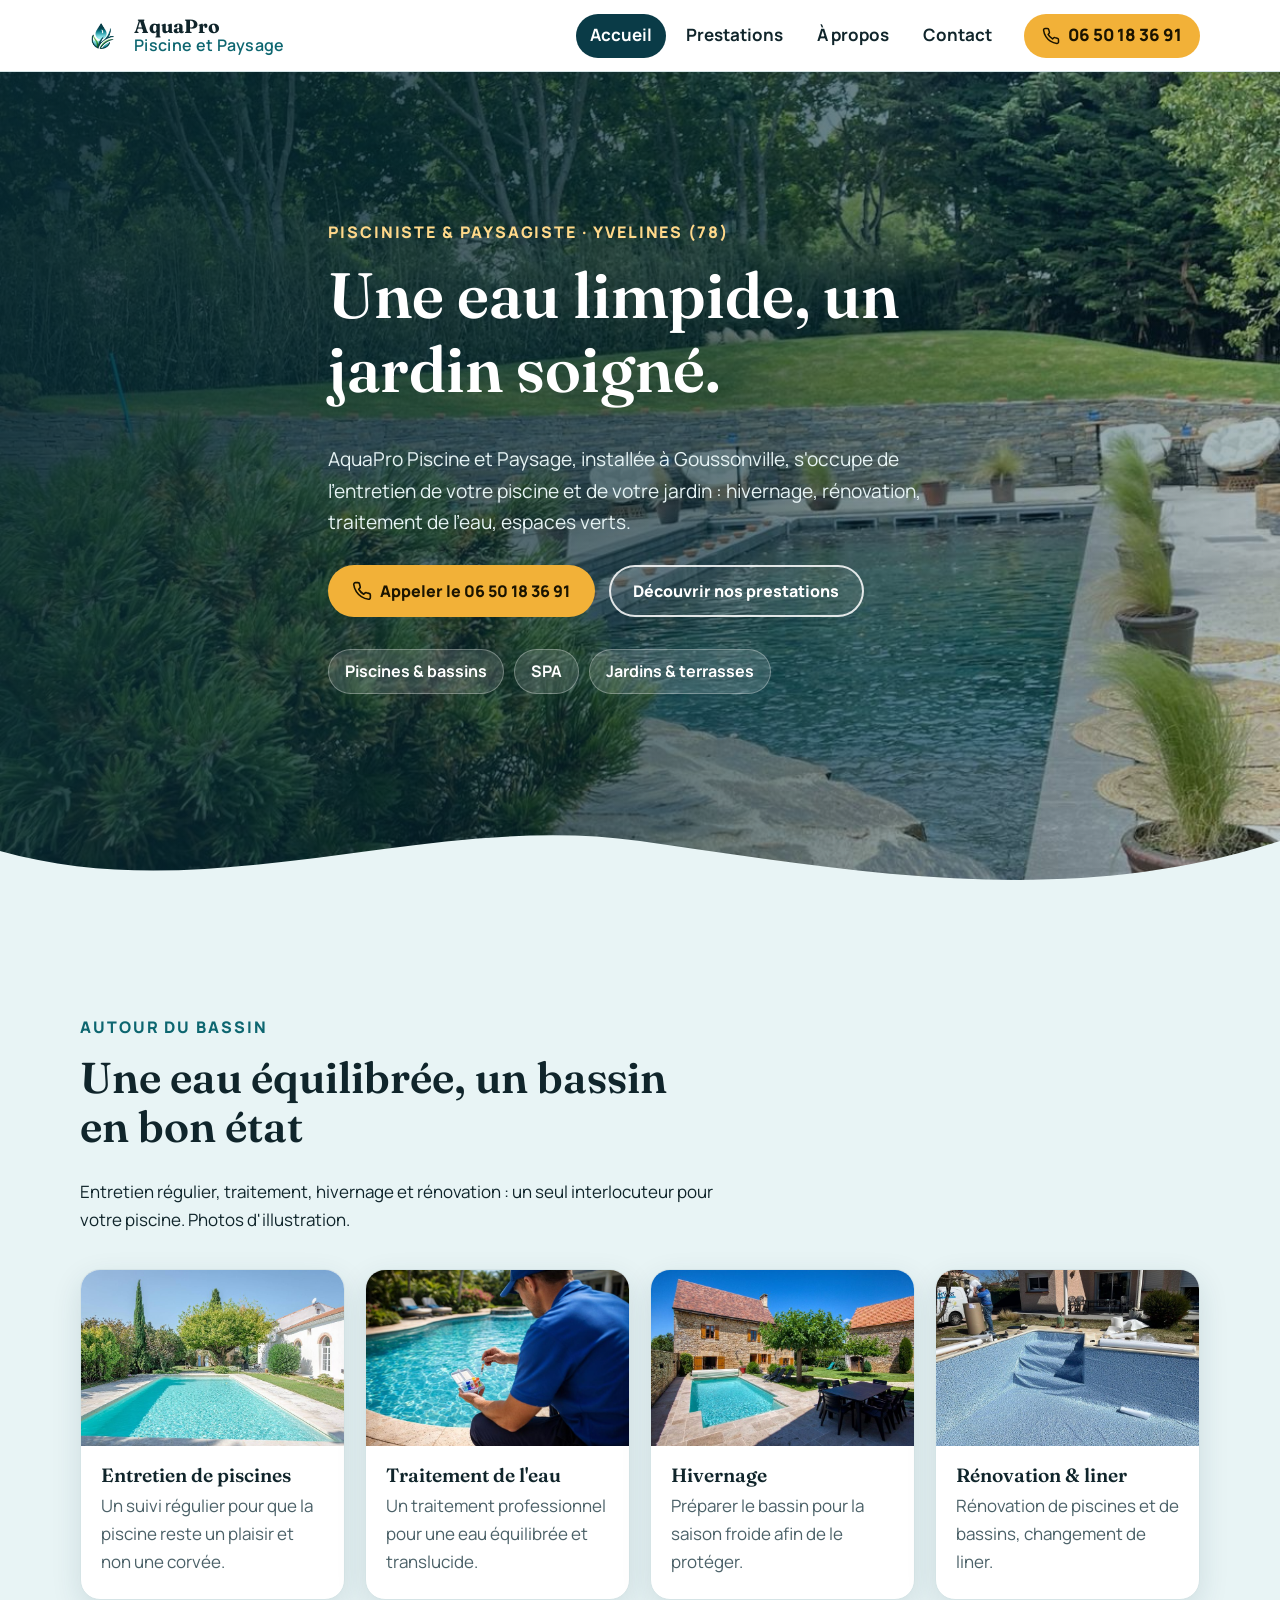
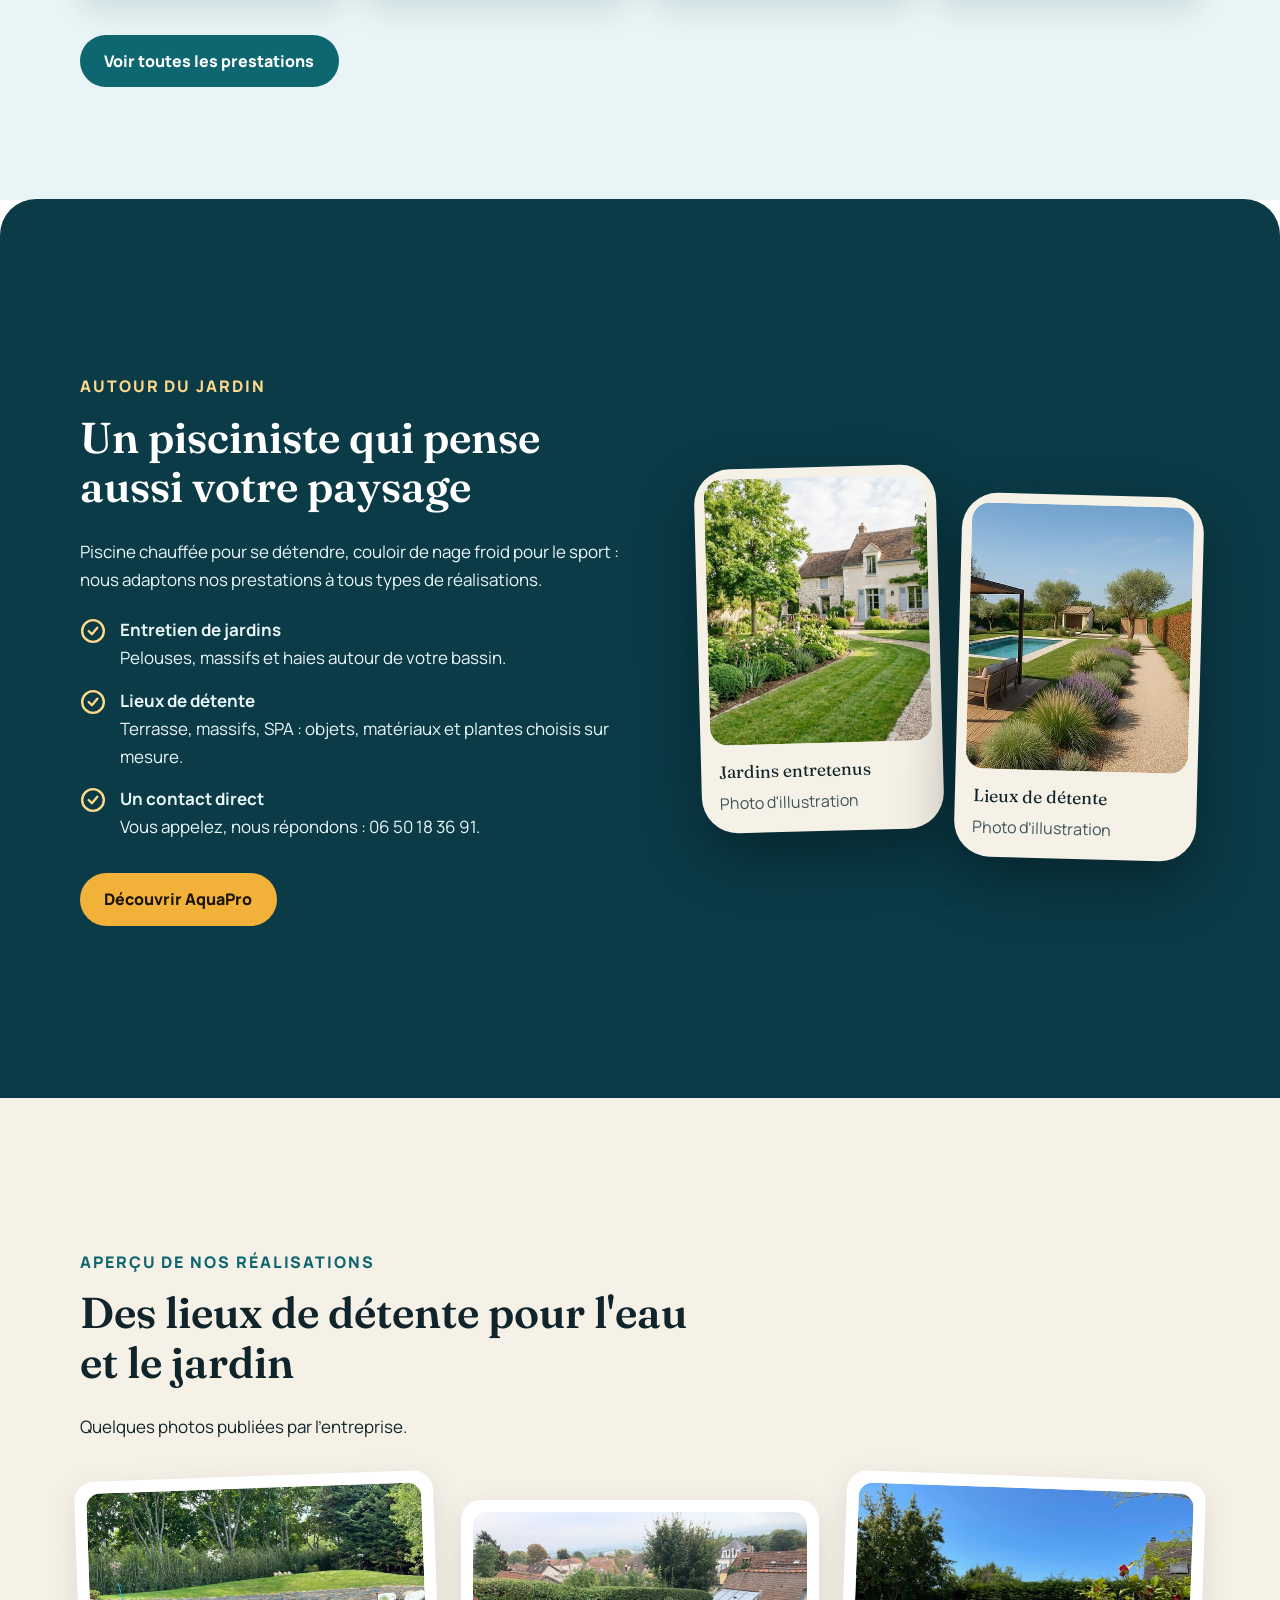
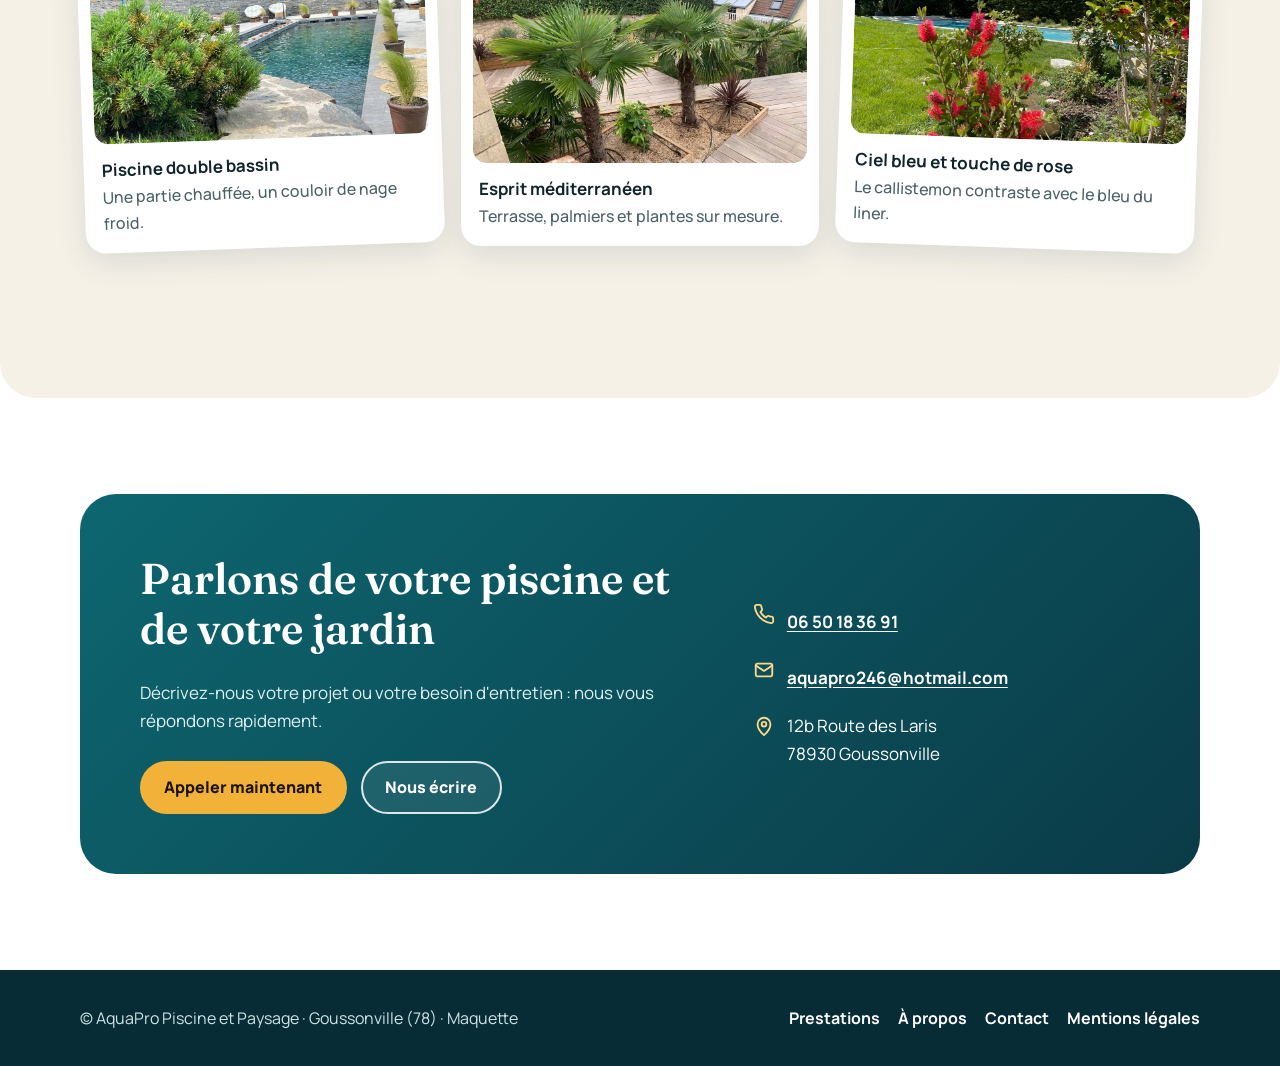
<file: index.html>
<!doctype html>
<html lang="fr">
<head>
<meta charset="utf-8">
<meta name="viewport" content="width=device-width,initial-scale=1">
<title>AquaPro Piscine et Paysage | Entretien de piscines et de jardins à Goussonville</title>
<meta name="description" content="AquaPro Piscine et Paysage à Goussonville (78) : entretien, hivernage, rénovation et traitement de l'eau de piscine, entretien et aménagement de jardins.">
<meta name="robots" content="noindex, nofollow">
<link rel="icon" type="image/png" href="images/logo.png">
<link rel="preconnect" href="https://fonts.googleapis.com">
<link rel="preconnect" href="https://fonts.gstatic.com" crossorigin>
<link rel="stylesheet" href="https://fonts.googleapis.com/css2?family=Fraunces:opsz,wght@9..144,600;9..144,700&family=Manrope:wght@500;600;700;800&display=swap">
<link rel="stylesheet" href="css/style.css">
</head>
<body>
<a class="skip" href="#contenu">Aller au contenu</a>
<header class="site-header">
  <div class="nav">
    <a class="brand" href="https://webaunet.github.io/aquapro-piscine-et-paysage/"><img src="images/logo.png" alt="" width="44" height="44"><span>AquaPro<small>Piscine et Paysage</small></span></a>
    <ul class="menu" id="menu">
      <li><a href="index.html" aria-current="page">Accueil</a></li>
      <li><a href="prestations.html">Prestations</a></li>
      <li><a href="a-propos.html">À propos</a></li>
      <li><a href="contact.html">Contact</a></li>
    </ul>
    <a class="call" href="tel:+33650183691" aria-label="Appeler le 06 50 18 36 91"><svg viewBox="0 0 24 24" fill="none" stroke="currentColor" stroke-width="2" stroke-linecap="round" stroke-linejoin="round" aria-hidden="true"><path d="M22 16.9v3a2 2 0 0 1-2.2 2 19.8 19.8 0 0 1-8.6-3.1 19.5 19.5 0 0 1-6-6A19.8 19.8 0 0 1 2.1 4.2 2 2 0 0 1 4.1 2h3a2 2 0 0 1 2 1.7c.1 1 .4 1.9.7 2.8a2 2 0 0 1-.5 2.1L8.1 9.9a16 16 0 0 0 6 6l1.3-1.3a2 2 0 0 1 2.1-.4c.9.3 1.8.6 2.8.7a2 2 0 0 1 1.7 2z"/></svg><span>06 50 18 36 91</span></a>
    <button class="burger" type="button" aria-expanded="false" aria-controls="menu" aria-label="Ouvrir le menu"><span></span></button>
  </div>
</header>

<main id="contenu">
<section class="hero" aria-labelledby="h1">
  <div class="wrap">
    <span class="eyebrow">Pisciniste &amp; paysagiste · Yvelines (78)</span>
    <h1 id="h1">Une eau limpide, un jardin soigné.</h1>
    <p class="lead">AquaPro Piscine et Paysage, installée à Goussonville, s'occupe de l'entretien de votre piscine et de votre jardin : hivernage, rénovation, traitement de l'eau, espaces verts.</p>
    <div class="cta-row">
      <a class="btn btn-primary" href="tel:+33650183691"><svg viewBox="0 0 24 24" fill="none" stroke="currentColor" stroke-width="2" stroke-linecap="round" stroke-linejoin="round" aria-hidden="true"><path d="M22 16.9v3a2 2 0 0 1-2.2 2 19.8 19.8 0 0 1-8.6-3.1 19.5 19.5 0 0 1-6-6A19.8 19.8 0 0 1 2.1 4.2 2 2 0 0 1 4.1 2h3a2 2 0 0 1 2 1.7c.1 1 .4 1.9.7 2.8a2 2 0 0 1-.5 2.1L8.1 9.9a16 16 0 0 0 6 6l1.3-1.3a2 2 0 0 1 2.1-.4c.9.3 1.8.6 2.8.7a2 2 0 0 1 1.7 2z"/></svg>Appeler le 06 50 18 36 91</a>
      <a class="btn btn-ghost" href="prestations.html">Découvrir nos prestations</a>
    </div>
    <ul class="chips"><li>Piscines &amp; bassins</li><li>SPA</li><li>Jardins &amp; terrasses</li></ul>
  </div>
  <svg class="hero-wave" viewBox="0 0 1440 90" preserveAspectRatio="none" aria-hidden="true"><path d="M0 40 C240 100 480 0 720 30 C960 60 1200 100 1440 30 L1440 90 L0 90Z"/></svg>
</section>

<section class="sec services" aria-labelledby="h-serv">
  <div class="wrap">
    <div class="sec-head">
      <span class="eyebrow">Autour du bassin</span>
      <h2 id="h-serv">Une eau équilibrée, un bassin en bon état</h2>
      <p>Entretien régulier, traitement, hivernage et rénovation : un seul interlocuteur pour votre piscine. Photos d'illustration.</p>
    </div>
    <div class="grid4">
      <article class="pcard"><img src="images/piscine-eau-cristalline.jpg" width="800" height="533" loading="lazy" alt="Piscine à l'eau turquoise entourée de pelouse et de margelles en pierre"><div><h3>Entretien de piscines</h3><p>Un suivi régulier pour que la piscine reste un plaisir et non une corvée.</p></div></article>
      <article class="pcard"><img src="images/traitement-eau-piscine.jpg" width="800" height="533" loading="lazy" alt="Technicien testant l'eau d'une piscine avec un kit d'analyse"><div><h3>Traitement de l'eau</h3><p>Un traitement professionnel pour une eau équilibrée et translucide.</p></div></article>
      <article class="pcard"><img src="images/piscine-terrasse-pierre.jpg" width="800" height="533" loading="lazy" alt="Piscine avec volet roulant devant une maison en pierre et une terrasse"><div><h3>Hivernage</h3><p>Préparer le bassin pour la saison froide afin de le protéger.</p></div></article>
      <article class="pcard"><img src="images/renovation-liner-piscine.jpg" width="800" height="534" loading="lazy" alt="Bassin de piscine en cours de pose d'un liner bleu"><div><h3>Rénovation &amp; liner</h3><p>Rénovation de piscines et de bassins, changement de liner.</p></div></article>
    </div>
    <a class="btn btn-teal more" href="prestations.html">Voir toutes les prestations</a>
  </div>
</section>

<section class="sec band" aria-labelledby="h-why">
  <div class="wrap band-grid">
    <div>
      <span class="eyebrow">Autour du jardin</span>
      <h2 id="h-why">Un pisciniste qui pense aussi votre paysage</h2>
      <p>Piscine chauffée pour se détendre, couloir de nage froid pour le sport : nous adaptons nos prestations à tous types de réalisations.</p>
      <ul class="checks">
        <li><svg viewBox="0 0 24 24" fill="none" stroke="currentColor" stroke-width="2.2" stroke-linecap="round" stroke-linejoin="round" aria-hidden="true"><circle cx="12" cy="12" r="10"/><path d="m8 12 3 3 5-6"/></svg><span><strong>Entretien de jardins</strong><br>Pelouses, massifs et haies autour de votre bassin.</span></li>
        <li><svg viewBox="0 0 24 24" fill="none" stroke="currentColor" stroke-width="2.2" stroke-linecap="round" stroke-linejoin="round" aria-hidden="true"><circle cx="12" cy="12" r="10"/><path d="m8 12 3 3 5-6"/></svg><span><strong>Lieux de détente</strong><br>Terrasse, massifs, SPA : objets, matériaux et plantes choisis sur mesure.</span></li>
        <li><svg viewBox="0 0 24 24" fill="none" stroke="currentColor" stroke-width="2.2" stroke-linecap="round" stroke-linejoin="round" aria-hidden="true"><circle cx="12" cy="12" r="10"/><path d="m8 12 3 3 5-6"/></svg><span><strong>Un contact direct</strong><br>Vous appelez, nous répondons : 06 50 18 36 91.</span></li>
      </ul>
      <a class="btn btn-primary" href="a-propos.html">Découvrir AquaPro</a>
    </div>
    <div class="duo">
      <figure class="about-card"><img src="images/jardin-entretien.jpg" width="653" height="768" loading="lazy" alt="Jardin avec massifs fleuris, pelouse et allée gravillonnée devant une maison"><figcaption>Jardins entretenus<span>Photo d'illustration</span></figcaption></figure>
      <figure class="about-card"><img src="images/jardin-piscine-pergola.jpg" width="419" height="493" loading="lazy" alt="Terrasse avec pergola, graminées et allée gravillonnée menant à une piscine"><figcaption>Lieux de détente<span>Photo d'illustration</span></figcaption></figure>
    </div>
  </div>
</section>

<section class="sec works" aria-labelledby="h-works">
  <div class="wrap">
    <div class="sec-head">
      <span class="eyebrow">Aperçu de nos réalisations</span>
      <h2 id="h-works">Des lieux de détente pour l'eau et le jardin</h2>
      <p>Quelques photos publiées par l'entreprise.</p>
    </div>
    <div class="fan" tabindex="0" role="group" aria-label="Photos, faire défiler horizontalement">
      <figure><img src="images/piscine-double-bassin.jpg" width="1200" height="900" loading="lazy" alt="Piscine à double bassin dans un jardin arboré"><figcaption>Piscine double bassin<span>Une partie chauffée, un couloir de nage froid.</span></figcaption></figure>
      <figure><img src="images/terrasse-palmiers.jpg" width="1000" height="750" loading="lazy" alt="Terrasse en bois avec palmiers et massifs"><figcaption>Esprit méditerranéen<span>Terrasse, palmiers et plantes sur mesure.</span></figcaption></figure>
      <figure><img src="images/callistemon-piscine.jpg" width="1000" height="749" loading="lazy" alt="Callistemon rouge devant une piscine"><figcaption>Ciel bleu et touche de rose<span>Le callistemon contraste avec le bleu du liner.</span></figcaption></figure>
    </div>
  </div>
</section>

<section class="cta" aria-labelledby="h-cta">
  <div class="wrap">
    <div class="cta-box">
      <div>
        <h2 id="h-cta">Parlons de votre piscine et de votre jardin</h2>
        <p>Décrivez-nous votre projet ou votre besoin d'entretien : nous vous répondons rapidement.</p>
        <div class="cta-row">
          <a class="btn btn-primary" href="tel:+33650183691">Appeler maintenant</a>
          <a class="btn btn-ghost" href="contact.html">Nous écrire</a>
        </div>
      </div>
      <ul class="contact-list">
        <li><svg viewBox="0 0 24 24" fill="none" stroke="currentColor" stroke-width="2" stroke-linecap="round" stroke-linejoin="round" aria-hidden="true"><path d="M22 16.9v3a2 2 0 0 1-2.2 2 19.8 19.8 0 0 1-8.6-3.1 19.5 19.5 0 0 1-6-6A19.8 19.8 0 0 1 2.1 4.2 2 2 0 0 1 4.1 2h3a2 2 0 0 1 2 1.7c.1 1 .4 1.9.7 2.8a2 2 0 0 1-.5 2.1L8.1 9.9a16 16 0 0 0 6 6l1.3-1.3a2 2 0 0 1 2.1-.4c.9.3 1.8.6 2.8.7a2 2 0 0 1 1.7 2z"/></svg><a href="tel:+33650183691">06 50 18 36 91</a></li>
        <li><svg viewBox="0 0 24 24" fill="none" stroke="currentColor" stroke-width="2" stroke-linecap="round" stroke-linejoin="round" aria-hidden="true"><rect x="3" y="5" width="18" height="14" rx="2"/><path d="m3 7 9 6 9-6"/></svg><a href="mailto:aquapro246@hotmail.com">aquapro246@hotmail.com</a></li>
        <li><svg viewBox="0 0 24 24" fill="none" stroke="currentColor" stroke-width="2" stroke-linecap="round" stroke-linejoin="round" aria-hidden="true"><path d="M12 22s7-6.2 7-12a7 7 0 0 0-14 0c0 5.8 7 12 7 12z"/><circle cx="12" cy="10" r="2.5"/></svg><span>12b Route des Laris<br>78930 Goussonville</span></li>
      </ul>
    </div>
  </div>
</section>
</main>

<footer class="site-footer">
  <div class="wrap foot">
    <span>© AquaPro Piscine et Paysage · Goussonville (78) · Maquette</span>
    <nav aria-label="Pied de page"><a href="prestations.html">Prestations</a><a href="a-propos.html">À propos</a><a href="contact.html">Contact</a><a href="mentions-legales.html">Mentions légales</a></nav>
  </div>
</footer>
<script src="js/main.js"></script>
</body>
</html>
</file>
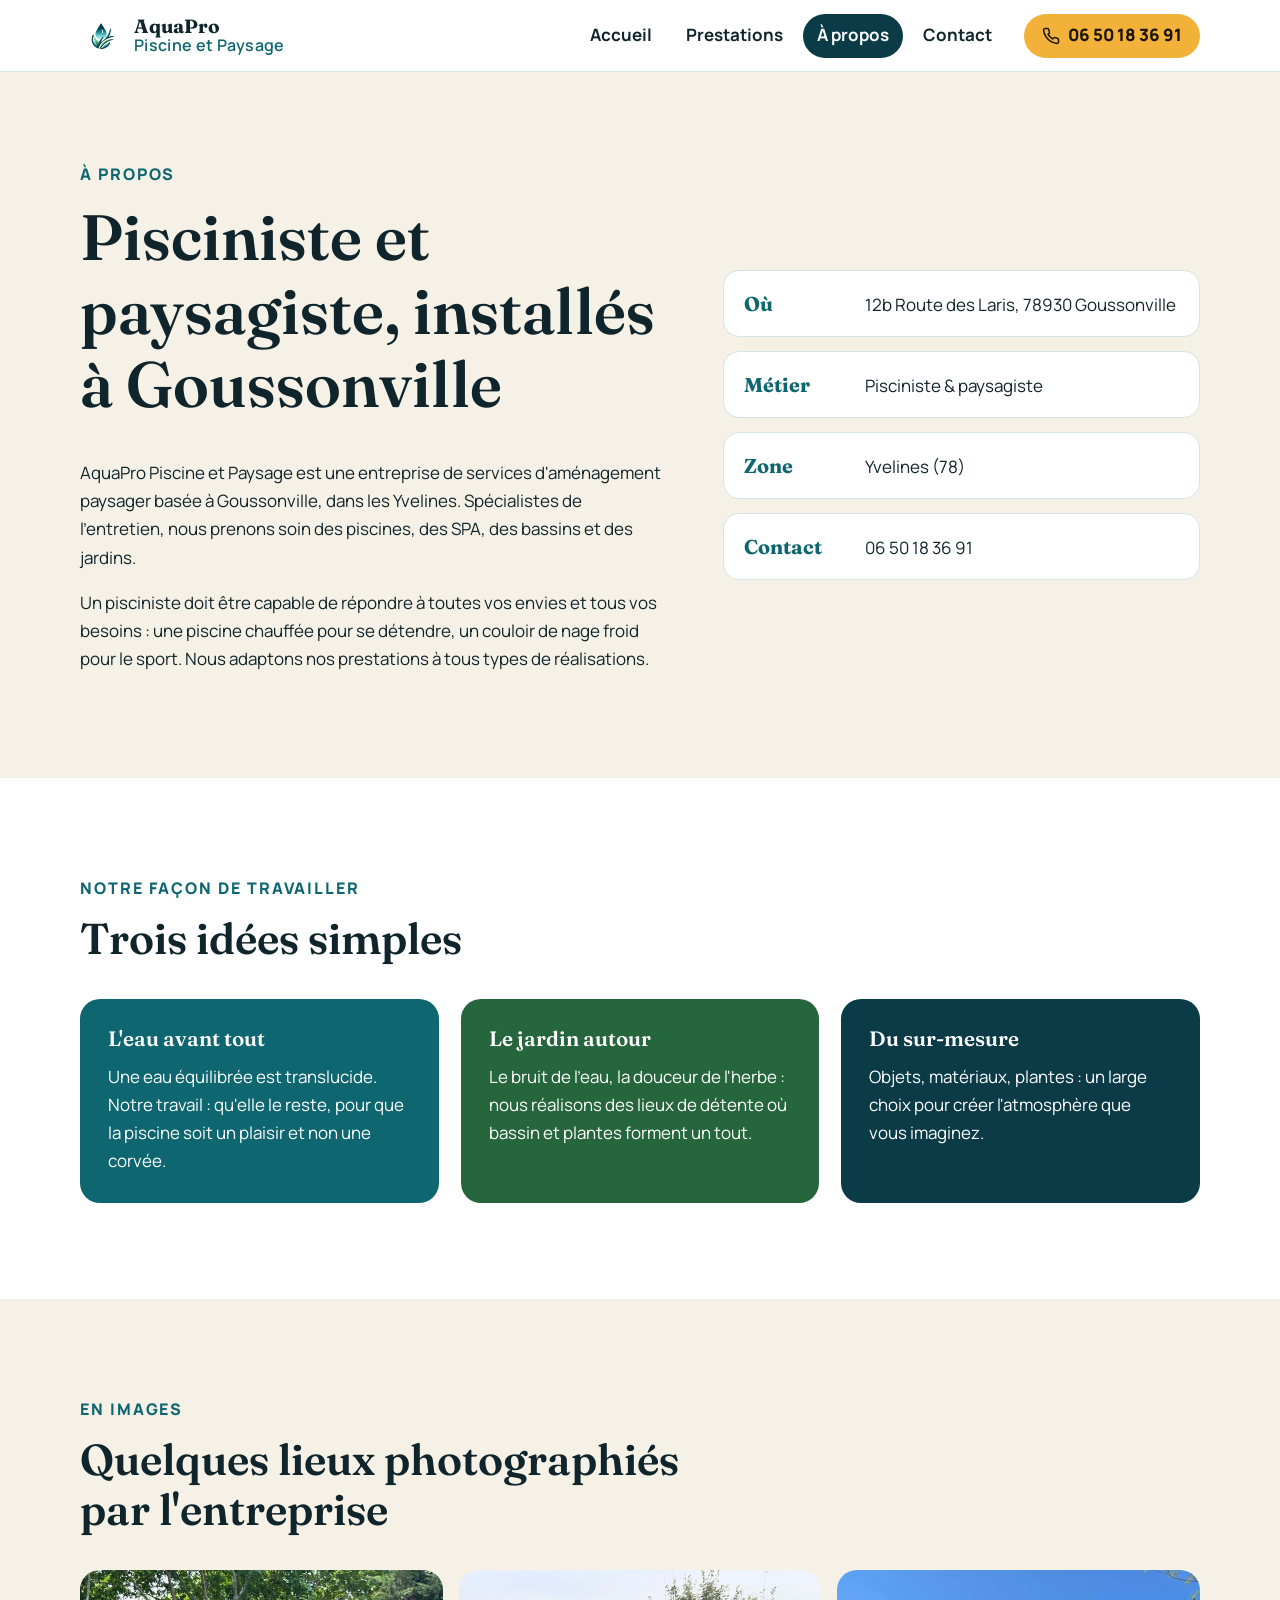
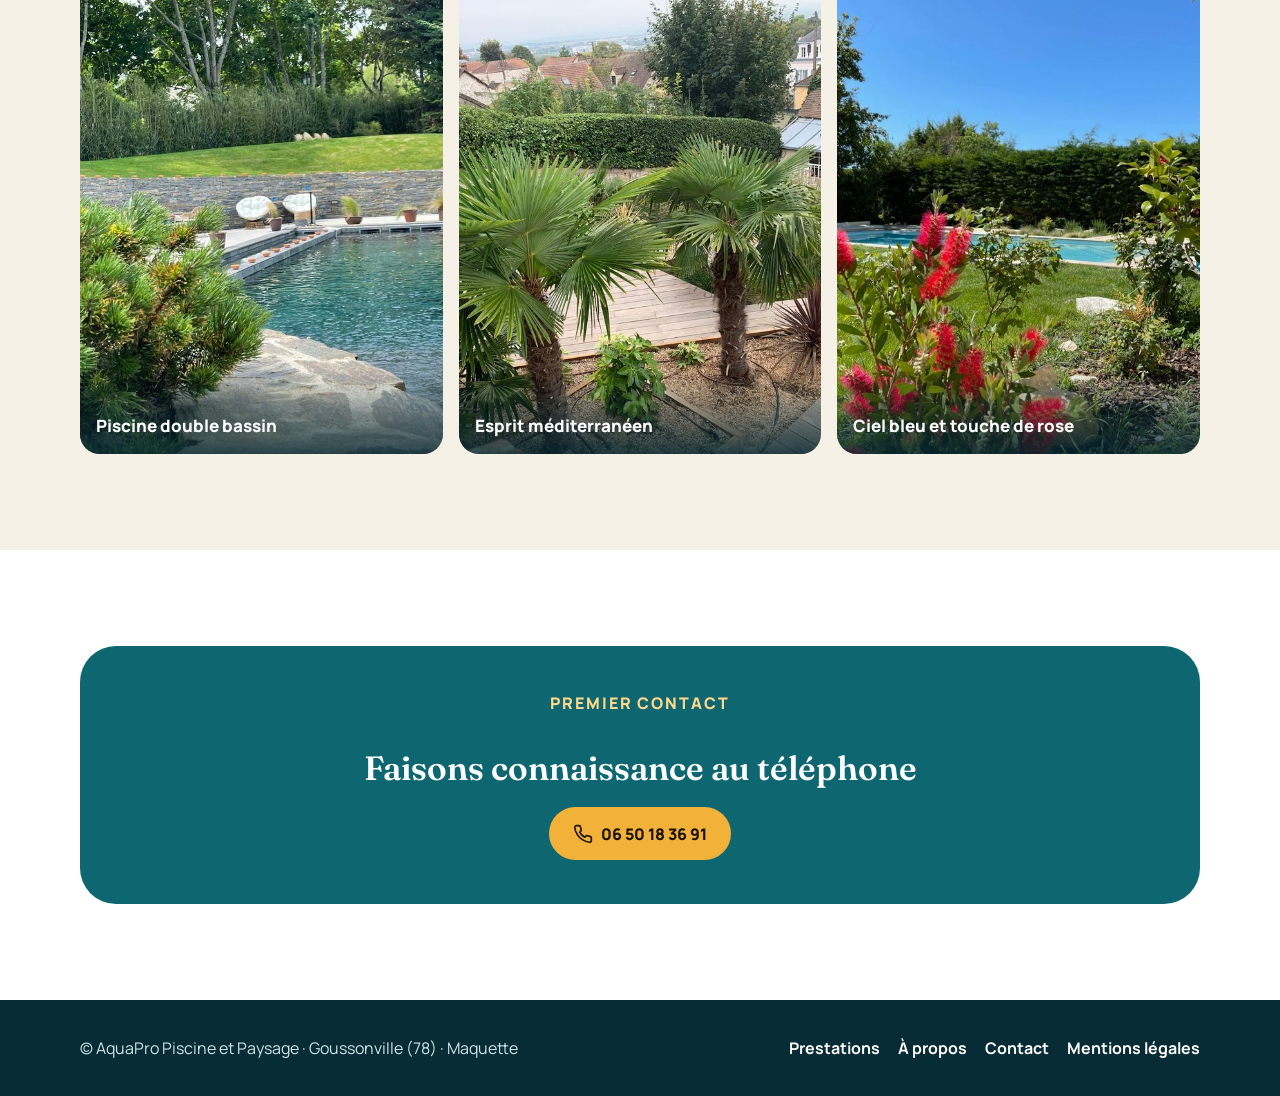
<file: a-propos.html>
<!doctype html>
<html lang="fr">
<head>
<meta charset="utf-8">
<meta name="viewport" content="width=device-width,initial-scale=1">
<title>À propos | AquaPro Piscine et Paysage, Goussonville</title>
<meta name="description" content="AquaPro Piscine et Paysage, pisciniste et paysagiste à Goussonville (78) : qui nous sommes et comment nous travaillons.">
<meta name="robots" content="noindex, nofollow">
<link rel="icon" type="image/png" href="images/logo.png">
<link rel="preconnect" href="https://fonts.googleapis.com">
<link rel="preconnect" href="https://fonts.gstatic.com" crossorigin>
<link rel="stylesheet" href="https://fonts.googleapis.com/css2?family=Fraunces:opsz,wght@9..144,600;9..144,700&family=Manrope:wght@500;600;700;800&display=swap">
<link rel="stylesheet" href="css/style.css">
</head>
<body>
<a class="skip" href="#contenu">Aller au contenu</a>
<header class="site-header">
  <div class="nav">
    <a class="brand" href="https://webaunet.github.io/aquapro-piscine-et-paysage/"><img src="images/logo.png" alt="" width="44" height="44"><span>AquaPro<small>Piscine et Paysage</small></span></a>
    <ul class="menu" id="menu">
      <li><a href="index.html">Accueil</a></li>
      <li><a href="prestations.html">Prestations</a></li>
      <li><a href="a-propos.html" aria-current="page">À propos</a></li>
      <li><a href="contact.html">Contact</a></li>
    </ul>
    <a class="call" href="tel:+33650183691" aria-label="Appeler le 06 50 18 36 91"><svg viewBox="0 0 24 24" fill="none" stroke="currentColor" stroke-width="2" stroke-linecap="round" stroke-linejoin="round" aria-hidden="true"><path d="M22 16.9v3a2 2 0 0 1-2.2 2 19.8 19.8 0 0 1-8.6-3.1 19.5 19.5 0 0 1-6-6A19.8 19.8 0 0 1 2.1 4.2 2 2 0 0 1 4.1 2h3a2 2 0 0 1 2 1.7c.1 1 .4 1.9.7 2.8a2 2 0 0 1-.5 2.1L8.1 9.9a16 16 0 0 0 6 6l1.3-1.3a2 2 0 0 1 2.1-.4c.9.3 1.8.6 2.8.7a2 2 0 0 1 1.7 2z"/></svg><span>06 50 18 36 91</span></a>
    <button class="burger" type="button" aria-expanded="false" aria-controls="menu" aria-label="Ouvrir le menu"><span></span></button>
  </div>
</header>

<main id="contenu">
<section class="ap-hero" aria-labelledby="h1">
  <div class="wrap">
    <div>
      <span class="eyebrow">À propos</span>
      <h1 id="h1">Pisciniste et paysagiste, installés à Goussonville</h1>
      <p>AquaPro Piscine et Paysage est une entreprise de services d'aménagement paysager basée à Goussonville, dans les Yvelines. Spécialistes de l'entretien, nous prenons soin des piscines, des SPA, des bassins et des jardins.</p>
      <p>Un pisciniste doit être capable de répondre à toutes vos envies et tous vos besoins : une piscine chauffée pour se détendre, un couloir de nage froid pour le sport. Nous adaptons nos prestations à tous types de réalisations.</p>
    </div>
    <ul class="facts">
      <li><b>Où</b><span>12b Route des Laris, 78930 Goussonville</span></li>
      <li><b>Métier</b><span>Pisciniste &amp; paysagiste</span></li>
      <li><b>Zone</b><span>Yvelines (78)</span></li>
      <li><b>Contact</b><span>06 50 18 36 91</span></li>
    </ul>
  </div>
</section>

<section class="sec-auto" aria-labelledby="h-vals">
  <div class="wrap">
    <div class="sec-head"><span class="eyebrow">Notre façon de travailler</span><h2 id="h-vals">Trois idées simples</h2></div>
    <div class="vals">
      <div class="val a"><h3>L'eau avant tout</h3><p>Une eau équilibrée est translucide. Notre travail : qu'elle le reste, pour que la piscine soit un plaisir et non une corvée.</p></div>
      <div class="val b"><h3>Le jardin autour</h3><p>Le bruit de l'eau, la douceur de l'herbe : nous réalisons des lieux de détente où bassin et plantes forment un tout.</p></div>
      <div class="val c"><h3>Du sur-mesure</h3><p>Objets, matériaux, plantes : un large choix pour créer l'atmosphère que vous imaginez.</p></div>
    </div>
  </div>
</section>

<section class="sec-auto tint-sand" aria-labelledby="h-ph">
  <div class="wrap">
    <div class="sec-head"><span class="eyebrow">En images</span><h2 id="h-ph">Quelques lieux photographiés par l'entreprise</h2></div>
    <div class="trio">
      <figure><img src="images/piscine-double-bassin.jpg" width="1200" height="900" loading="lazy" alt="Piscine à double bassin dans un jardin arboré"><figcaption>Piscine double bassin</figcaption></figure>
      <figure><img src="images/terrasse-palmiers.jpg" width="1000" height="750" loading="lazy" alt="Terrasse en bois avec palmiers et massifs"><figcaption>Esprit méditerranéen</figcaption></figure>
      <figure><img src="images/callistemon-piscine.jpg" width="1000" height="749" loading="lazy" alt="Callistemon rouge devant une piscine"><figcaption>Ciel bleu et touche de rose</figcaption></figure>
    </div>
  </div>
</section>

<section class="sec-auto" aria-labelledby="h-cta">
  <div class="wrap">
    <div class="strip center">
      <span class="eyebrow" style="color:#ffd88a">Premier contact</span>
      <h2 id="h-cta">Faisons connaissance au téléphone</h2>
      <a class="btn btn-primary" href="tel:+33650183691"><svg viewBox="0 0 24 24" fill="none" stroke="currentColor" stroke-width="2" stroke-linecap="round" stroke-linejoin="round" aria-hidden="true"><path d="M22 16.9v3a2 2 0 0 1-2.2 2 19.8 19.8 0 0 1-8.6-3.1 19.5 19.5 0 0 1-6-6A19.8 19.8 0 0 1 2.1 4.2 2 2 0 0 1 4.1 2h3a2 2 0 0 1 2 1.7c.1 1 .4 1.9.7 2.8a2 2 0 0 1-.5 2.1L8.1 9.9a16 16 0 0 0 6 6l1.3-1.3a2 2 0 0 1 2.1-.4c.9.3 1.8.6 2.8.7a2 2 0 0 1 1.7 2z"/></svg>06 50 18 36 91</a>
    </div>
  </div>
</section>
</main>

<footer class="site-footer">
  <div class="wrap foot">
    <span>© AquaPro Piscine et Paysage · Goussonville (78) · Maquette</span>
    <nav aria-label="Pied de page"><a href="prestations.html">Prestations</a><a href="a-propos.html">À propos</a><a href="contact.html">Contact</a><a href="mentions-legales.html">Mentions légales</a></nav>
  </div>
</footer>
<script src="js/main.js"></script>
</body>
</html>
</file>
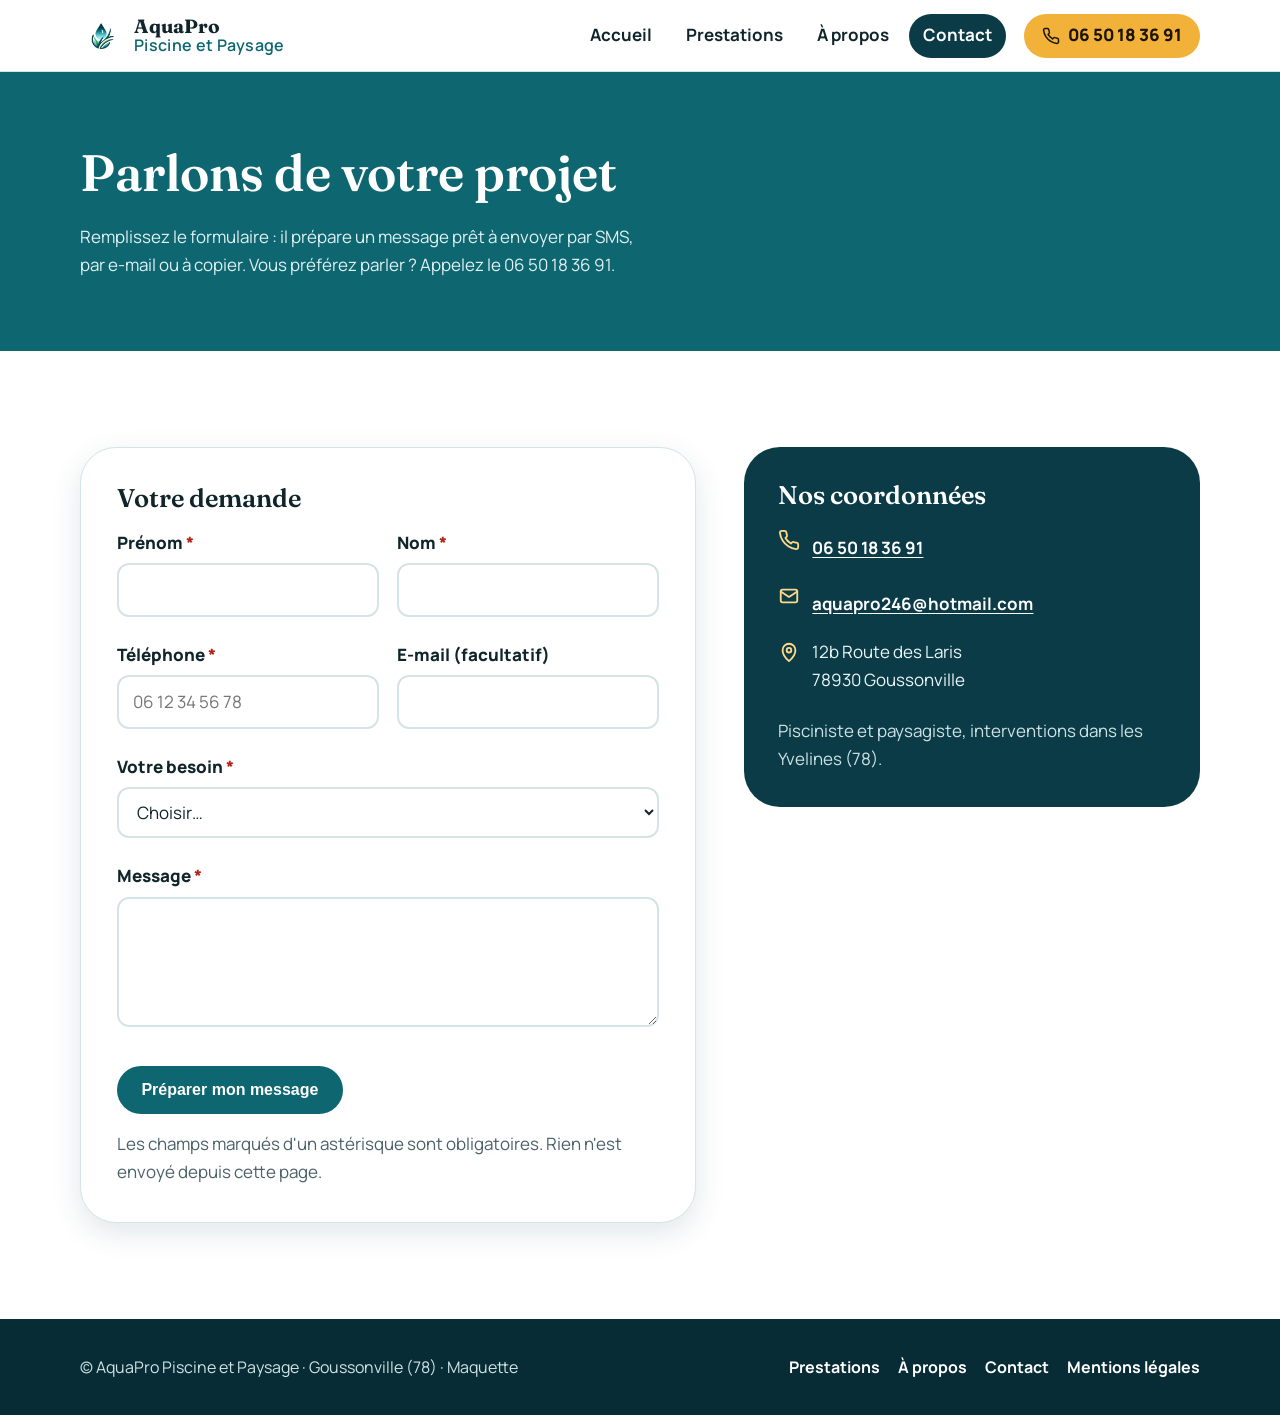
<file: contact.html>
<!doctype html>
<html lang="fr">
<head>
<meta charset="utf-8">
<meta name="viewport" content="width=device-width,initial-scale=1">
<title>Contact | AquaPro Piscine et Paysage, Goussonville</title>
<meta name="description" content="Contactez AquaPro Piscine et Paysage à Goussonville (78) : téléphone 06 50 18 36 91, e-mail, formulaire de demande.">
<meta name="robots" content="noindex, nofollow">
<link rel="icon" type="image/png" href="images/logo.png">
<link rel="preconnect" href="https://fonts.googleapis.com">
<link rel="preconnect" href="https://fonts.gstatic.com" crossorigin>
<link rel="stylesheet" href="https://fonts.googleapis.com/css2?family=Fraunces:opsz,wght@9..144,600;9..144,700&family=Manrope:wght@500;600;700;800&display=swap">
<link rel="stylesheet" href="css/style.css">
</head>
<body>
<a class="skip" href="#contenu">Aller au contenu</a>
<header class="site-header">
  <div class="nav">
    <a class="brand" href="https://webaunet.github.io/aquapro-piscine-et-paysage/"><img src="images/logo.png" alt="" width="44" height="44"><span>AquaPro<small>Piscine et Paysage</small></span></a>
    <ul class="menu" id="menu">
      <li><a href="index.html">Accueil</a></li>
      <li><a href="prestations.html">Prestations</a></li>
      <li><a href="a-propos.html">À propos</a></li>
      <li><a href="contact.html" aria-current="page">Contact</a></li>
    </ul>
    <a class="call" href="tel:+33650183691" aria-label="Appeler le 06 50 18 36 91"><svg viewBox="0 0 24 24" fill="none" stroke="currentColor" stroke-width="2" stroke-linecap="round" stroke-linejoin="round" aria-hidden="true"><path d="M22 16.9v3a2 2 0 0 1-2.2 2 19.8 19.8 0 0 1-8.6-3.1 19.5 19.5 0 0 1-6-6A19.8 19.8 0 0 1 2.1 4.2 2 2 0 0 1 4.1 2h3a2 2 0 0 1 2 1.7c.1 1 .4 1.9.7 2.8a2 2 0 0 1-.5 2.1L8.1 9.9a16 16 0 0 0 6 6l1.3-1.3a2 2 0 0 1 2.1-.4c.9.3 1.8.6 2.8.7a2 2 0 0 1 1.7 2z"/></svg><span>06 50 18 36 91</span></a>
    <button class="burger" type="button" aria-expanded="false" aria-controls="menu" aria-label="Ouvrir le menu"><span></span></button>
  </div>
</header>

<main id="contenu">
<section class="ct-hero" aria-labelledby="h1">
  <div class="wrap">
    <h1 id="h1">Parlons de votre projet</h1>
    <p>Remplissez le formulaire : il prépare un message prêt à envoyer par SMS, par e-mail ou à copier. Vous préférez parler ? Appelez le 06 50 18 36 91.</p>
  </div>
</section>

<section class="sec-auto" aria-labelledby="h-form">
  <div class="wrap ct-grid">
    <div>
      <form class="form" id="form" novalidate aria-labelledby="h-form">
        <h2 id="h-form" style="font-size:1.6rem">Votre demande</h2>
        <div class="fields">
          <div class="f"><label for="prenom">Prénom <span class="req" aria-hidden="true">*</span></label><input id="prenom" name="prenom" autocomplete="given-name" required aria-describedby="e-prenom"><span class="err" id="e-prenom" role="alert"></span></div>
          <div class="f"><label for="nom">Nom <span class="req" aria-hidden="true">*</span></label><input id="nom" name="nom" autocomplete="family-name" required aria-describedby="e-nom"><span class="err" id="e-nom" role="alert"></span></div>
          <div class="f"><label for="tel">Téléphone <span class="req" aria-hidden="true">*</span></label><input id="tel" name="tel" type="tel" inputmode="tel" autocomplete="tel" placeholder="06 12 34 56 78" required aria-describedby="e-tel"><span class="err" id="e-tel" role="alert"></span></div>
          <div class="f"><label for="email">E-mail (facultatif)</label><input id="email" name="email" type="email" autocomplete="email" aria-describedby="e-email"><span class="err" id="e-email" role="alert"></span></div>
          <div class="f full"><label for="sujet">Votre besoin <span class="req" aria-hidden="true">*</span></label>
            <select id="sujet" name="sujet" required aria-describedby="e-sujet">
              <option value="">Choisir…</option>
              <option>Entretien de piscine</option>
              <option>Traitement de l'eau</option>
              <option>Hivernage</option>
              <option>Rénovation de piscine ou de bassin, liner</option>
              <option>Entretien de jardin</option>
              <option>Terrasse, massifs, SPA</option>
              <option>Autre demande</option>
            </select><span class="err" id="e-sujet" role="alert"></span></div>
          <div class="f full"><label for="msg">Message <span class="req" aria-hidden="true">*</span></label><textarea id="msg" name="msg" required minlength="10" aria-describedby="e-msg"></textarea><span class="err" id="e-msg" role="alert"></span></div>
        </div>
        <div class="cta-row"><button class="btn btn-teal" type="submit">Préparer mon message</button></div>
        <p class="note" style="margin:1rem 0 0">Les champs marqués d'un astérisque sont obligatoires. Rien n'est envoyé depuis cette page.</p>
      </form>
      <div class="recap" id="recap" hidden tabindex="-1" aria-labelledby="h-recap">
        <h2 id="h-recap" style="font-size:1.4rem">Votre message est prêt</h2>
        <pre id="recap-txt"></pre>
        <div class="cta-row">
          <a class="btn btn-primary" id="sms" href="sms:+33650183691">Envoyer par SMS</a>
          <button class="btn btn-ghost" type="button" id="copy">Copier</button>
          <a class="btn btn-ghost" href="tel:+33650183691">Appeler</a>
          <a class="btn btn-ghost" id="mail" href="mailto:aquapro246@hotmail.com">Envoyer par e-mail</a>
        </div>
        <p class="status" id="status" role="status"></p>
      </div>
    </div>
    <aside class="aside-card" aria-labelledby="h-coord">
      <h2 id="h-coord">Nos coordonnées</h2>
      <ul class="contact-list">
        <li><svg viewBox="0 0 24 24" fill="none" stroke="currentColor" stroke-width="2" stroke-linecap="round" stroke-linejoin="round" aria-hidden="true"><path d="M22 16.9v3a2 2 0 0 1-2.2 2 19.8 19.8 0 0 1-8.6-3.1 19.5 19.5 0 0 1-6-6A19.8 19.8 0 0 1 2.1 4.2 2 2 0 0 1 4.1 2h3a2 2 0 0 1 2 1.7c.1 1 .4 1.9.7 2.8a2 2 0 0 1-.5 2.1L8.1 9.9a16 16 0 0 0 6 6l1.3-1.3a2 2 0 0 1 2.1-.4c.9.3 1.8.6 2.8.7a2 2 0 0 1 1.7 2z"/></svg><a href="tel:+33650183691">06 50 18 36 91</a></li>
        <li><svg viewBox="0 0 24 24" fill="none" stroke="currentColor" stroke-width="2" stroke-linecap="round" stroke-linejoin="round" aria-hidden="true"><rect x="3" y="5" width="18" height="14" rx="2"/><path d="m3 7 9 6 9-6"/></svg><a href="mailto:aquapro246@hotmail.com">aquapro246@hotmail.com</a></li>
        <li><svg viewBox="0 0 24 24" fill="none" stroke="currentColor" stroke-width="2" stroke-linecap="round" stroke-linejoin="round" aria-hidden="true"><path d="M12 22s7-6.2 7-12a7 7 0 0 0-14 0c0 5.8 7 12 7 12z"/><circle cx="12" cy="10" r="2.5"/></svg><span>12b Route des Laris<br>78930 Goussonville</span></li>
      </ul>
      <p style="margin:1.4rem 0 0;color:#cfe3e6">Pisciniste et paysagiste, interventions dans les Yvelines (78).</p>
    </aside>
  </div>
</section>
</main>

<footer class="site-footer">
  <div class="wrap foot">
    <span>© AquaPro Piscine et Paysage · Goussonville (78) · Maquette</span>
    <nav aria-label="Pied de page"><a href="prestations.html">Prestations</a><a href="a-propos.html">À propos</a><a href="contact.html">Contact</a><a href="mentions-legales.html">Mentions légales</a></nav>
  </div>
</footer>
<script src="js/main.js"></script>
<script src="js/contact.js"></script>
</body>
</html>
</file>
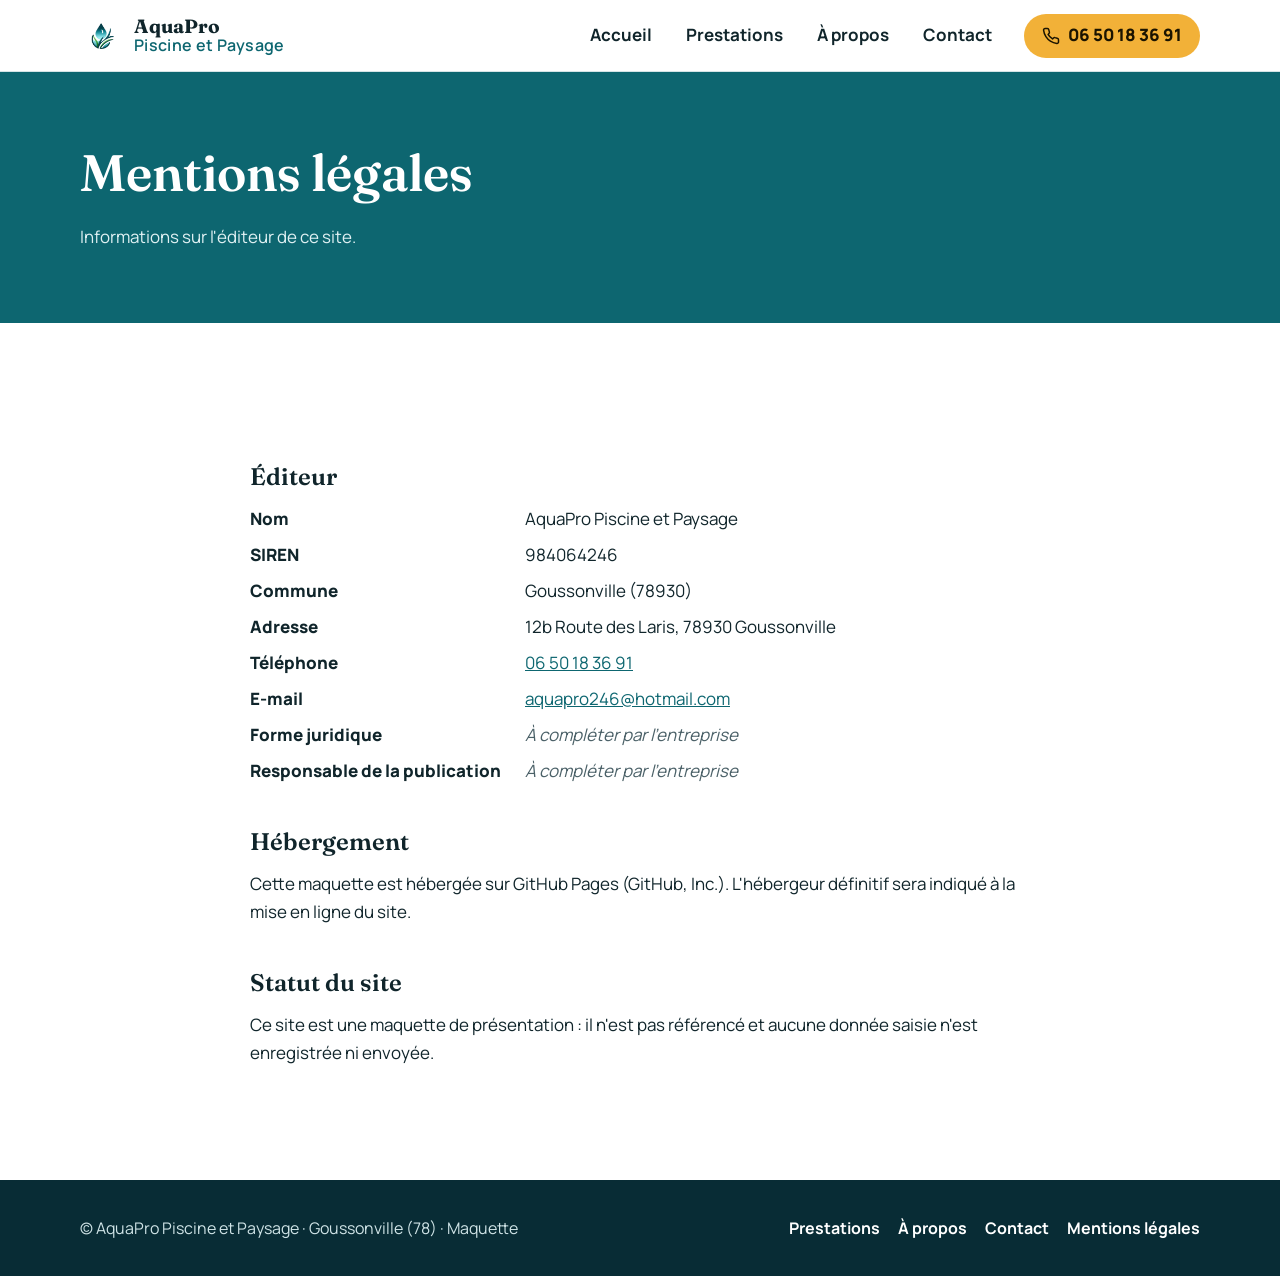
<file: mentions-legales.html>
<!doctype html>
<html lang="fr">
<head>
<meta charset="utf-8">
<meta name="viewport" content="width=device-width,initial-scale=1">
<title>Mentions légales | AquaPro Piscine et Paysage</title>
<meta name="description" content="Mentions légales du site d'AquaPro Piscine et Paysage, Goussonville (78) : éditeur, hébergement.">
<meta name="robots" content="noindex, nofollow">
<link rel="icon" type="image/png" href="images/logo.png">
<link rel="preconnect" href="https://fonts.googleapis.com">
<link rel="preconnect" href="https://fonts.gstatic.com" crossorigin>
<link rel="stylesheet" href="https://fonts.googleapis.com/css2?family=Fraunces:opsz,wght@9..144,600;9..144,700&family=Manrope:wght@500;600;700;800&display=swap">
<link rel="stylesheet" href="css/style.css">
</head>
<body>
<a class="skip" href="#contenu">Aller au contenu</a>
<header class="site-header">
  <div class="nav">
    <a class="brand" href="https://webaunet.github.io/aquapro-piscine-et-paysage/"><img src="images/logo.png" alt="" width="44" height="44"><span>AquaPro<small>Piscine et Paysage</small></span></a>
    <ul class="menu" id="menu">
      <li><a href="index.html">Accueil</a></li>
      <li><a href="prestations.html">Prestations</a></li>
      <li><a href="a-propos.html">À propos</a></li>
      <li><a href="contact.html">Contact</a></li>
    </ul>
    <a class="call" href="tel:+33650183691" aria-label="Appeler le 06 50 18 36 91"><svg viewBox="0 0 24 24" fill="none" stroke="currentColor" stroke-width="2" stroke-linecap="round" stroke-linejoin="round" aria-hidden="true"><path d="M22 16.9v3a2 2 0 0 1-2.2 2 19.8 19.8 0 0 1-8.6-3.1 19.5 19.5 0 0 1-6-6A19.8 19.8 0 0 1 2.1 4.2 2 2 0 0 1 4.1 2h3a2 2 0 0 1 2 1.7c.1 1 .4 1.9.7 2.8a2 2 0 0 1-.5 2.1L8.1 9.9a16 16 0 0 0 6 6l1.3-1.3a2 2 0 0 1 2.1-.4c.9.3 1.8.6 2.8.7a2 2 0 0 1 1.7 2z"/></svg><span>06 50 18 36 91</span></a>
    <button class="burger" type="button" aria-expanded="false" aria-controls="menu" aria-label="Ouvrir le menu"><span></span></button>
  </div>
</header>

<main id="contenu">
<section class="ct-hero" aria-labelledby="h1">
  <div class="wrap"><h1 id="h1">Mentions légales</h1><p>Informations sur l'éditeur de ce site.</p></div>
</section>
<section class="sec-auto" aria-label="Mentions légales">
  <div class="wrap legal">
    <h2>Éditeur</h2>
    <dl>
      <dt>Nom</dt><dd>AquaPro Piscine et Paysage</dd>
      <dt>SIREN</dt><dd>984064246</dd>
      <dt>Commune</dt><dd>Goussonville (78930)</dd>
      <dt>Adresse</dt><dd>12b Route des Laris, 78930 Goussonville</dd>
      <dt>Téléphone</dt><dd><a href="tel:+33650183691">06 50 18 36 91</a></dd>
      <dt>E-mail</dt><dd><a href="mailto:aquapro246@hotmail.com">aquapro246@hotmail.com</a></dd>
      <dt>Forme juridique</dt><dd class="todo">À compléter par l'entreprise</dd>
      <dt>Responsable de la publication</dt><dd class="todo">À compléter par l'entreprise</dd>
    </dl>
    <h2>Hébergement</h2>
    <p>Cette maquette est hébergée sur GitHub Pages (GitHub, Inc.). L'hébergeur définitif sera indiqué à la mise en ligne du site.</p>
    <h2>Statut du site</h2>
    <p>Ce site est une maquette de présentation : il n'est pas référencé et aucune donnée saisie n'est enregistrée ni envoyée.</p>
  </div>
</section>
</main>

<footer class="site-footer">
  <div class="wrap foot">
    <span>© AquaPro Piscine et Paysage · Goussonville (78) · Maquette</span>
    <nav aria-label="Pied de page"><a href="prestations.html">Prestations</a><a href="a-propos.html">À propos</a><a href="contact.html">Contact</a><a href="mentions-legales.html">Mentions légales</a></nav>
  </div>
</footer>
<script src="js/main.js"></script>
</body>
</html>
</file>
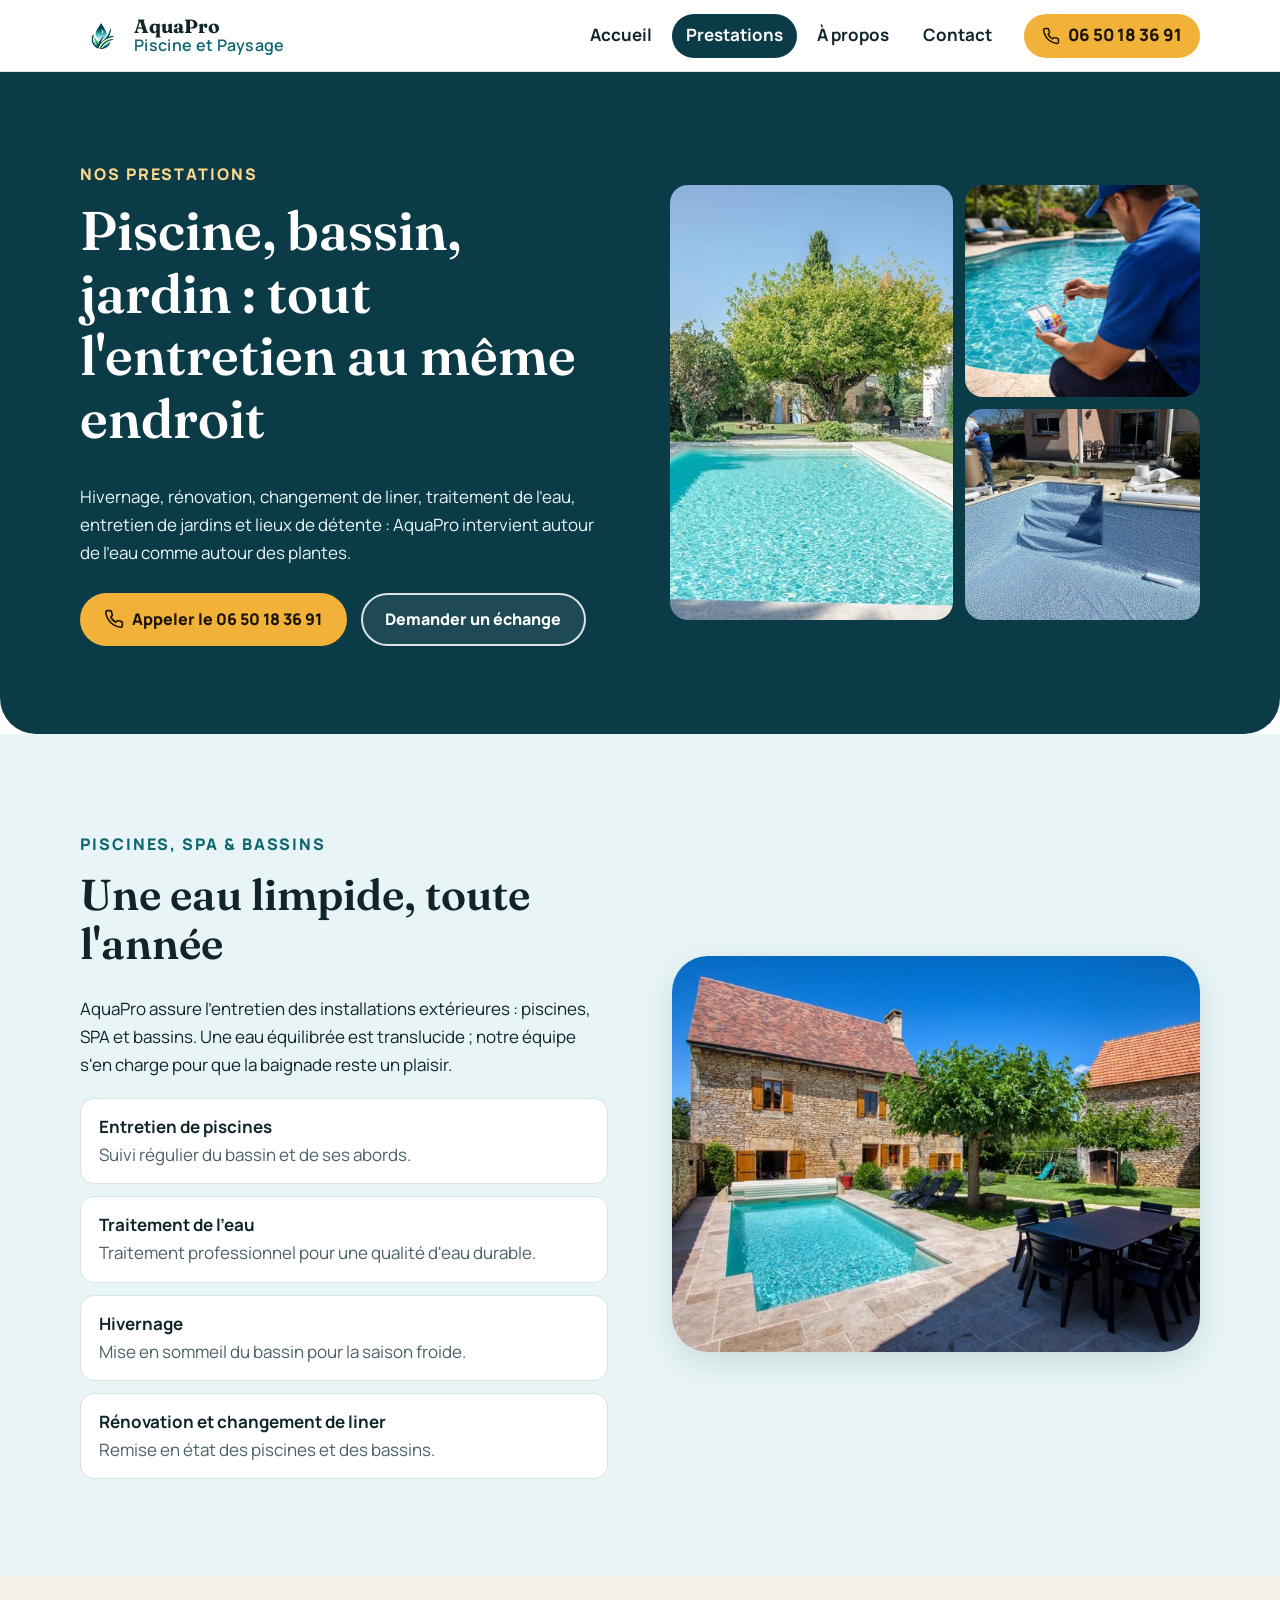
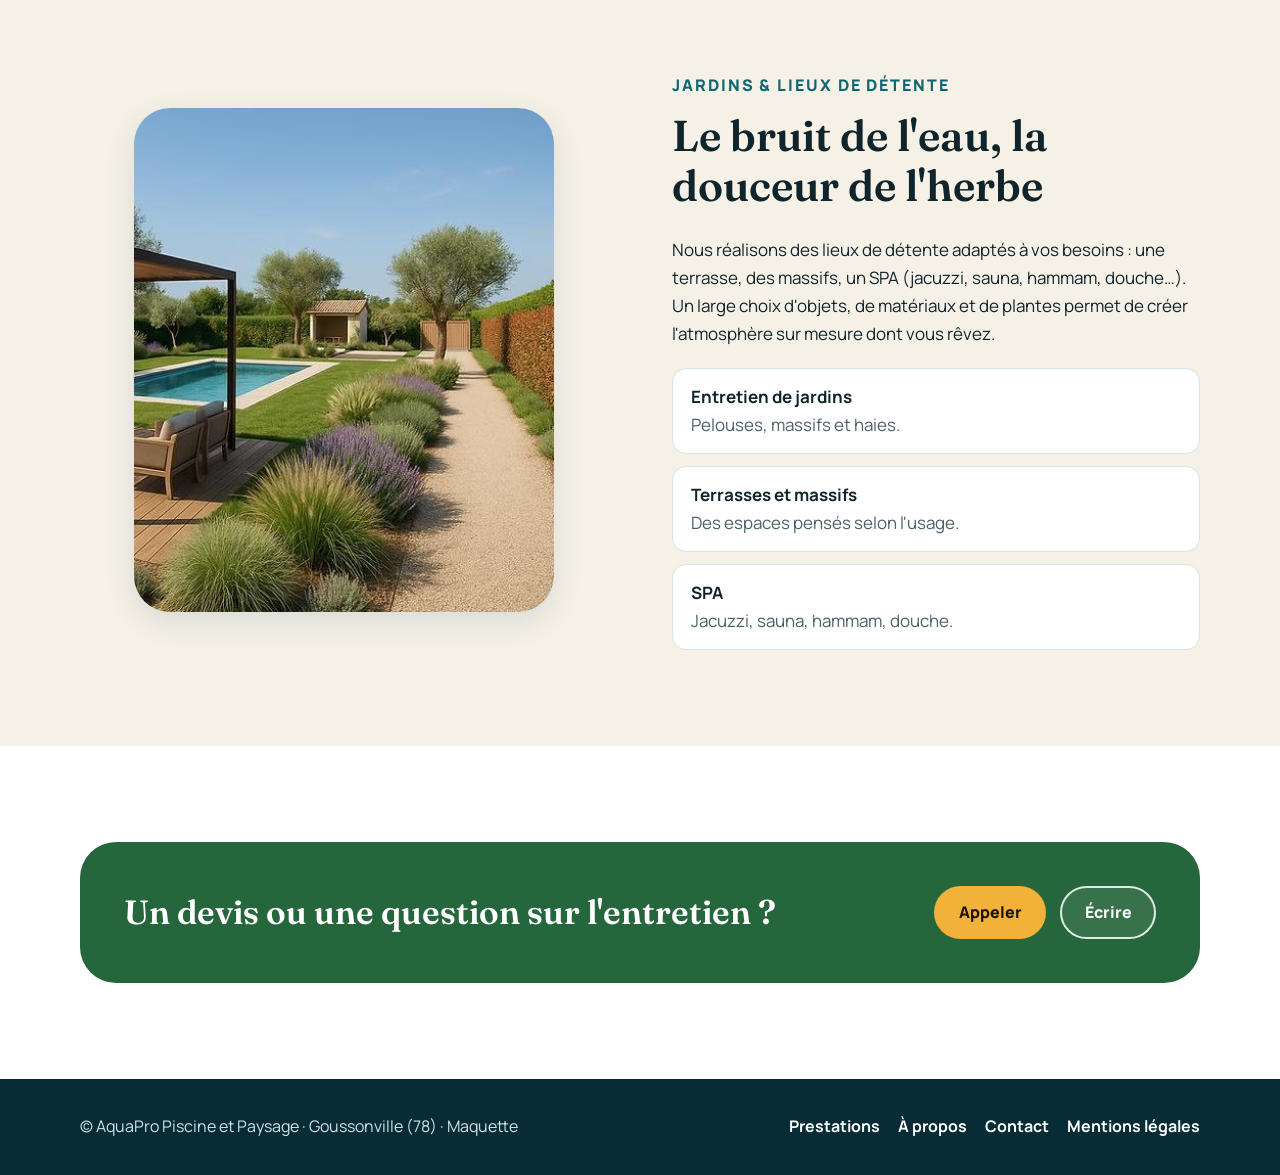
<file: prestations.html>
<!doctype html>
<html lang="fr">
<head>
<meta charset="utf-8">
<meta name="viewport" content="width=device-width,initial-scale=1">
<title>Prestations | AquaPro Piscine et Paysage, Goussonville</title>
<meta name="description" content="Entretien, hivernage, rénovation, changement de liner et traitement de l'eau de piscine ; entretien de jardins et lieux de détente à Goussonville (78).">
<meta name="robots" content="noindex, nofollow">
<link rel="icon" type="image/png" href="images/logo.png">
<link rel="preconnect" href="https://fonts.googleapis.com">
<link rel="preconnect" href="https://fonts.gstatic.com" crossorigin>
<link rel="stylesheet" href="https://fonts.googleapis.com/css2?family=Fraunces:opsz,wght@9..144,600;9..144,700&family=Manrope:wght@500;600;700;800&display=swap">
<link rel="stylesheet" href="css/style.css">
</head>
<body>
<a class="skip" href="#contenu">Aller au contenu</a>
<header class="site-header">
  <div class="nav">
    <a class="brand" href="https://webaunet.github.io/aquapro-piscine-et-paysage/"><img src="images/logo.png" alt="" width="44" height="44"><span>AquaPro<small>Piscine et Paysage</small></span></a>
    <ul class="menu" id="menu">
      <li><a href="index.html">Accueil</a></li>
      <li><a href="prestations.html" aria-current="page">Prestations</a></li>
      <li><a href="a-propos.html">À propos</a></li>
      <li><a href="contact.html">Contact</a></li>
    </ul>
    <a class="call" href="tel:+33650183691" aria-label="Appeler le 06 50 18 36 91"><svg viewBox="0 0 24 24" fill="none" stroke="currentColor" stroke-width="2" stroke-linecap="round" stroke-linejoin="round" aria-hidden="true"><path d="M22 16.9v3a2 2 0 0 1-2.2 2 19.8 19.8 0 0 1-8.6-3.1 19.5 19.5 0 0 1-6-6A19.8 19.8 0 0 1 2.1 4.2 2 2 0 0 1 4.1 2h3a2 2 0 0 1 2 1.7c.1 1 .4 1.9.7 2.8a2 2 0 0 1-.5 2.1L8.1 9.9a16 16 0 0 0 6 6l1.3-1.3a2 2 0 0 1 2.1-.4c.9.3 1.8.6 2.8.7a2 2 0 0 1 1.7 2z"/></svg><span>06 50 18 36 91</span></a>
    <button class="burger" type="button" aria-expanded="false" aria-controls="menu" aria-label="Ouvrir le menu"><span></span></button>
  </div>
</header>

<main id="contenu">
<section class="ph" aria-labelledby="h1">
  <div class="wrap ph-grid">
    <div>
      <span class="eyebrow">Nos prestations</span>
      <h1 id="h1">Piscine, bassin, jardin : tout l'entretien au même endroit</h1>
      <p>Hivernage, rénovation, changement de liner, traitement de l'eau, entretien de jardins et lieux de détente : AquaPro intervient autour de l'eau comme autour des plantes.</p>
      <div class="cta-row">
        <a class="btn btn-primary" href="tel:+33650183691"><svg viewBox="0 0 24 24" fill="none" stroke="currentColor" stroke-width="2" stroke-linecap="round" stroke-linejoin="round" aria-hidden="true"><path d="M22 16.9v3a2 2 0 0 1-2.2 2 19.8 19.8 0 0 1-8.6-3.1 19.5 19.5 0 0 1-6-6A19.8 19.8 0 0 1 2.1 4.2 2 2 0 0 1 4.1 2h3a2 2 0 0 1 2 1.7c.1 1 .4 1.9.7 2.8a2 2 0 0 1-.5 2.1L8.1 9.9a16 16 0 0 0 6 6l1.3-1.3a2 2 0 0 1 2.1-.4c.9.3 1.8.6 2.8.7a2 2 0 0 1 1.7 2z"/></svg>Appeler le 06 50 18 36 91</a>
        <a class="btn btn-ghost" href="contact.html">Demander un échange</a>
      </div>
    </div>
    <div class="mosaic">
      <img src="images/piscine-eau-cristalline.jpg" width="800" height="533" alt="Piscine à l'eau turquoise bordée de margelles en pierre">
      <img src="images/traitement-eau-piscine.jpg" width="800" height="533" alt="Technicien analysant l'eau d'une piscine">
      <img src="images/renovation-liner-piscine.jpg" width="800" height="534" alt="Pose d'un liner dans un bassin de piscine">
    </div>
  </div>
</section>

<section class="sec-auto tint-mist" id="piscine" aria-labelledby="h-pisc">
  <div class="wrap row">
    <div>
      <span class="eyebrow">Piscines, SPA &amp; bassins</span>
      <h2 id="h-pisc">Une eau limpide, toute l'année</h2>
      <p>AquaPro assure l'entretien des installations extérieures : piscines, SPA et bassins. Une eau équilibrée est translucide ; notre équipe s'en charge pour que la baignade reste un plaisir.</p>
      <ul class="dl">
        <li><strong>Entretien de piscines</strong><span>Suivi régulier du bassin et de ses abords.</span></li>
        <li><strong>Traitement de l'eau</strong><span>Traitement professionnel pour une qualité d'eau durable.</span></li>
        <li><strong>Hivernage</strong><span>Mise en sommeil du bassin pour la saison froide.</span></li>
        <li><strong>Rénovation et changement de liner</strong><span>Remise en état des piscines et des bassins.</span></li>
      </ul>
    </div>
    <img class="big" src="images/piscine-terrasse-pierre.jpg" width="800" height="533" loading="lazy" alt="Piscine devant une maison en pierre, terrasse et mobilier de jardin">
  </div>
</section>

<section class="sec-auto tint-sand" id="jardin" aria-labelledby="h-jar">
  <div class="wrap row rev">
    <div>
      <span class="eyebrow">Jardins &amp; lieux de détente</span>
      <h2 id="h-jar">Le bruit de l'eau, la douceur de l'herbe</h2>
      <p>Nous réalisons des lieux de détente adaptés à vos besoins : une terrasse, des massifs, un SPA (jacuzzi, sauna, hammam, douche…). Un large choix d'objets, de matériaux et de plantes permet de créer l'atmosphère sur mesure dont vous rêvez.</p>
      <ul class="dl">
        <li><strong>Entretien de jardins</strong><span>Pelouses, massifs et haies.</span></li>
        <li><strong>Terrasses et massifs</strong><span>Des espaces pensés selon l'usage.</span></li>
        <li><strong>SPA</strong><span>Jacuzzi, sauna, hammam, douche.</span></li>
      </ul>
    </div>
    <img class="big" src="images/jardin-piscine-pergola.jpg" width="419" height="493" loading="lazy" alt="Terrasse avec pergola et graminées devant une piscine" style="max-width:420px;justify-self:center;aspect-ratio:5/6">
  </div>
</section>

<section class="sec-auto" aria-labelledby="h-cta">
  <div class="wrap">
    <div class="strip">
      <h2 id="h-cta">Un devis ou une question sur l'entretien ?</h2>
      <div class="cta-row" style="margin:0">
        <a class="btn btn-primary" href="tel:+33650183691">Appeler</a>
        <a class="btn btn-ghost" href="contact.html">Écrire</a>
      </div>
    </div>
  </div>
</section>
</main>

<footer class="site-footer">
  <div class="wrap foot">
    <span>© AquaPro Piscine et Paysage · Goussonville (78) · Maquette</span>
    <nav aria-label="Pied de page"><a href="prestations.html">Prestations</a><a href="a-propos.html">À propos</a><a href="contact.html">Contact</a><a href="mentions-legales.html">Mentions légales</a></nav>
  </div>
</footer>
<script src="js/main.js"></script>
</body>
</html>
</file>
<file: css/style.css>
/* AquaPro Piscine et Paysage — feuille de style commune */
:root{
  --deep:#0a3b47;--teal:#12808a;--teal-d:#0d6670;--leaf:#2f7d4a;--leaf-d:#26663c;
  --sand:#f6f1e7;--mist:#e8f4f5;--ink:#10252b;--muted:#4b6168;--white:#fff;
  --bg:#ffffff;--bg-alt:var(--mist);--bg-sand:var(--sand);--card:#fff;--line:#d5e4e6;
  --on-deep:#eaf6f7;--shadow:0 10px 30px rgba(10,59,71,.12);--r:20px;--r-lg:36px;
  --hh:72px;--wrap:1160px;
}
@media (prefers-color-scheme:dark){
  :root:not([data-theme="light"]){--bg:#0b1a1e;--bg-alt:#0f2328;--bg-sand:#122a2c;--card:#15303a;--ink:#e8f3f4;--muted:#a9c2c6;--line:#254650;--shadow:0 10px 30px rgba(0,0,0,.4);--teal:#3cb4bf;--teal-d:#2a9aa5;--leaf:#6cc58a}
}
*{box-sizing:border-box}
html{scroll-behavior:smooth;scroll-padding-top:calc(var(--hh) + 12px)}
body{margin:0;font-family:"Manrope",system-ui,sans-serif;font-size:1.0625rem;line-height:1.65;color:var(--ink);background:var(--bg)}
img{max-width:100%;height:auto;display:block}
h1,h2,h3{font-family:"Fraunces",Georgia,serif;line-height:1.15;margin:0 0 .6em;font-weight:600;color:var(--ink)}
h1{font-size:clamp(2.3rem,5.4vw,4rem)}
h2{font-size:clamp(1.8rem,3.6vw,2.7rem)}
h3{font-size:1.3rem}
p{margin:0 0 1em}
a{color:var(--teal-d)}
.wrap{max-width:var(--wrap);margin:0 auto;padding:0 20px}
.eyebrow{display:inline-block;font-weight:800;font-size:1rem;letter-spacing:.12em;text-transform:uppercase;color:var(--teal-d);margin-bottom:.8rem}
:focus-visible{outline:3px solid #f2b138;outline-offset:3px;border-radius:6px}
.skip{position:absolute;left:-999px;top:8px;background:#fff;color:#000;padding:10px 14px;z-index:200;border-radius:8px}
.skip:focus{left:8px}

/* Boutons */
.btn{display:inline-flex;align-items:center;justify-content:center;gap:.5rem;min-height:48px;padding:.7rem 1.4rem;border-radius:999px;font-weight:800;font-size:1rem;text-decoration:none;border:2px solid transparent;cursor:pointer;transition:transform .15s,background .15s,box-shadow .15s}
.btn:hover{transform:translateY(-2px);box-shadow:var(--shadow)}
.btn-primary{background:#f2b138;color:#1b1400}
.btn-primary:hover{background:#ffc45a}
.btn-ghost{border-color:rgba(255,255,255,.85);color:#fff;background:rgba(255,255,255,.08)}
.btn-ghost:hover{background:rgba(255,255,255,.2)}
.btn-teal{background:var(--teal-d);color:#fff}
.btn-teal:hover{background:var(--deep)}
.btn svg{width:20px;height:20px;flex:none}

/* En-tête */
.site-header{position:sticky;top:0;z-index:100;background:rgba(255,255,255,.96);backdrop-filter:blur(8px);border-bottom:1px solid var(--line);height:var(--hh)}
@media (prefers-color-scheme:dark){:root:not([data-theme="light"]) .site-header{background:rgba(11,26,30,.96)}}
.nav{max-width:var(--wrap);margin:0 auto;padding:0 20px;height:100%;display:flex;align-items:center;gap:18px}
.brand{display:flex;align-items:center;gap:10px;text-decoration:none;color:var(--ink);font-family:"Fraunces",serif;font-weight:700;font-size:1.2rem;line-height:1.1;margin-right:auto}
.brand img{width:44px;height:44px}
.brand small{display:block;font-family:"Manrope",sans-serif;font-weight:600;font-size:1rem;letter-spacing:.02em;color:var(--teal-d)}
.menu{display:flex;gap:6px;list-style:none;margin:0;padding:0}
.menu a{display:flex;align-items:center;min-height:44px;padding:0 14px;border-radius:999px;text-decoration:none;color:var(--ink);font-weight:700}
.menu a:hover{background:var(--bg-alt)}
.menu a[aria-current="page"]{background:var(--deep);color:#fff}
.call{display:inline-flex;align-items:center;gap:8px;min-height:44px;padding:0 18px;border-radius:999px;background:#f2b138;color:#1b1400;font-weight:800;text-decoration:none;white-space:nowrap}
.call svg{width:18px;height:18px}
.burger{display:none;width:44px;height:44px;border:1px solid var(--line);border-radius:12px;background:var(--card);color:var(--ink);cursor:pointer;align-items:center;justify-content:center}
.burger span,.burger span::before,.burger span::after{display:block;width:20px;height:2px;background:currentColor;border-radius:2px;position:relative;content:""}
.burger span::before{position:absolute;top:-6px}.burger span::after{position:absolute;top:6px}
@media (max-width:980px){
  .burger{display:inline-flex}
  .menu{position:absolute;left:0;right:0;top:var(--hh);flex-direction:column;background:var(--bg);padding:12px 20px 20px;border-bottom:1px solid var(--line);box-shadow:var(--shadow);display:none}
  .menu.open{display:flex}
  .menu a{min-height:48px;font-size:1.05rem}
  .call span{display:none}.call{padding:0;width:44px;justify-content:center}
}
@media (max-width:420px){.brand small{display:none}.brand{font-size:1.05rem}}

/* Sections */
section{position:relative}
.sec{min-height:100svh;display:flex;align-items:center;padding:clamp(64px,9vw,110px) 0}
.sec>.wrap{width:100%;min-width:0}

/* Hero */
.hero{min-height:calc(100svh - var(--hh));display:flex;align-items:center;color:#fff;background:#0a3b47 url("../images/piscine-double-bassin.jpg") center/cover no-repeat;padding:80px 0 140px}
.hero::before{content:"";position:absolute;inset:0;background:linear-gradient(100deg,rgba(6,38,48,.9) 0%,rgba(6,38,48,.62) 55%,rgba(6,38,48,.25) 100%)}
.hero .wrap{position:relative}
.hero h1{color:#fff;max-width:14ch}
.hero p.lead{max-width:52ch;font-size:1.2rem;color:#e6f3f4}
.hero .eyebrow{color:#ffd88a}
.cta-row{display:flex;flex-wrap:wrap;gap:14px;margin-top:1.6rem}
.chips{display:flex;flex-wrap:wrap;gap:10px;list-style:none;padding:0;margin:2rem 0 0}
.chips li{padding:8px 16px;border-radius:999px;background:rgba(255,255,255,.14);border:1px solid rgba(255,255,255,.3);font-weight:700;font-size:1rem}
.hero-wave{position:absolute;left:0;width:100%;bottom:-1px;height:90px;display:block}
.hero-wave path{fill:var(--bg-alt)}

/* Prestations */
.services{background:var(--bg-alt)}
.sec-head{max-width:640px;margin-bottom:2.2rem}
.grid3{display:grid;grid-template-columns:repeat(3,1fr);gap:22px}
.card{background:var(--card);border-radius:var(--r);padding:28px;box-shadow:var(--shadow);border:1px solid var(--line)}
.card .ico{width:56px;height:56px;border-radius:16px;display:grid;place-items:center;background:var(--mist);color:var(--teal-d);margin-bottom:16px}
.card .ico svg{width:30px;height:30px}
.card.leaf .ico{background:#e3f3e8;color:var(--leaf-d)}
@media (prefers-color-scheme:dark){:root:not([data-theme="light"]) .card .ico{background:#1d4450}:root:not([data-theme="light"]) .card.leaf .ico{background:#1e4630}}
.card h3{margin-bottom:.4em}
.card p{margin:0;color:var(--muted)}
.more{display:inline-flex;margin-top:2.2rem}
@media (max-width:900px){.grid3{grid-template-columns:1fr 1fr}}
@media (max-width:620px){
  .sec{padding:56px 0}
  .grid3{grid-template-columns:1fr;gap:12px}
  .card{display:grid;grid-template-columns:56px 1fr;gap:0 16px;padding:16px 18px}
  .card .ico{grid-row:span 2;margin:0}
  .card h3{margin:0 0 .15em;font-size:1.15rem}
}

.grid4{display:grid;grid-template-columns:repeat(4,1fr);gap:20px}
.pcard{background:var(--card);border:1px solid var(--line);border-radius:var(--r);overflow:hidden;box-shadow:var(--shadow);display:flex;flex-direction:column}
.pcard img{aspect-ratio:3/2;object-fit:cover;width:100%}
.pcard div{padding:18px 20px 22px}
.pcard h3{font-size:1.2rem;margin-bottom:.35em}
.pcard p{margin:0;color:var(--muted)}
@media (max-width:1000px){.grid4{grid-template-columns:1fr 1fr}}
@media (max-width:560px){.grid4{grid-template-columns:1fr;gap:14px}.pcard{flex-direction:row}.pcard img{width:38%;aspect-ratio:auto;height:auto;flex:none}.pcard div{padding:14px 16px}.pcard h3{font-size:1.1rem}}
/* Bande courbe : pourquoi AquaPro */
.band{background:var(--deep);color:var(--on-deep);border-radius:var(--r-lg) var(--r-lg) 0 0;margin-top:-1px}
.band h2,.band h3{color:#fff}
.band .eyebrow{color:#ffd88a}
.band-grid{display:grid;grid-template-columns:1.05fr .95fr;gap:clamp(28px,5vw,64px);align-items:center}
.band ul.checks{list-style:none;padding:0;margin:1.4rem 0 2rem;display:grid;gap:14px}
.band ul.checks li{display:flex;gap:14px;align-items:flex-start}
.band ul.checks svg{flex:none;width:26px;height:26px;color:#ffd88a;margin-top:2px}
.duo{display:grid;grid-template-columns:1fr 1fr;gap:18px;align-items:start}
.about-card{margin:0;background:var(--sand);color:#10252b;border-radius:var(--r-lg);padding:10px;box-shadow:0 24px 60px rgba(0,0,0,.35);transform:rotate(-1.5deg)}
.about-card+.about-card{transform:translateY(28px) rotate(1.5deg)}
.about-card img{border-radius:18px;aspect-ratio:5/6;object-fit:cover;width:100%}
.about-card figcaption{padding:12px 8px 6px;font-family:"Fraunces",serif;font-size:1.1rem}
.about-card figcaption span{display:block;font-family:"Manrope",sans-serif;font-size:1rem;color:#3d555b;margin-top:4px}
@media (max-width:860px){.band-grid{grid-template-columns:1fr}.about-card,.about-card+.about-card{transform:none}.about-card img{aspect-ratio:4/3}.duo{gap:12px}.about-card figcaption{font-size:1rem}}

/* Aperçu réalisations */
.works{background:var(--bg-sand);border-radius:0 0 var(--r-lg) var(--r-lg);margin-top:-1px}
.fan{display:grid;grid-template-columns:repeat(3,1fr);gap:22px;align-items:start}
.fan figure{margin:0;background:var(--card);padding:12px 12px 16px;border-radius:var(--r);box-shadow:var(--shadow)}
.fan figure:nth-child(1){transform:rotate(-2deg)}
.fan figure:nth-child(2){transform:translateY(24px)}
.fan figure:nth-child(3){transform:rotate(2deg)}
.fan img{border-radius:14px;aspect-ratio:4/3;object-fit:cover;width:100%}
.fan figcaption{padding:12px 6px 0;font-weight:700}
.fan figcaption span{display:block;font-weight:500;color:var(--muted);font-size:1rem}
.note{margin-top:3rem;color:var(--muted)}
@media (max-width:860px){
  .fan{display:flex;overflow-x:auto;scroll-snap-type:x mandatory;gap:16px;padding:8px 4px 20px;margin:0 -20px;padding-inline:20px}
  .fan figure{flex:0 0 82%;scroll-snap-align:center}
  .fan figure:nth-child(n){transform:none}
}

/* Appel à l'action final */
.cta{background:var(--bg);padding:clamp(56px,8vw,96px) 0}
.cta-box{background:linear-gradient(135deg,var(--teal-d),var(--deep));color:#fff;border-radius:var(--r-lg);padding:clamp(28px,5vw,60px);display:grid;grid-template-columns:1.2fr .8fr;gap:32px;align-items:center}
.cta-box h2{color:#fff}
.cta-box p{color:#e0f1f3}
.contact-list{list-style:none;margin:0;padding:0;display:grid;gap:12px}
.contact-list li{display:flex;gap:12px;align-items:flex-start}
.contact-list svg{flex:none;width:22px;height:22px;margin-top:3px;color:#ffd88a}
.contact-list a{color:#fff;font-weight:700;text-decoration:underline;text-underline-offset:3px;display:inline-flex;align-items:center;min-height:44px}
@media (max-width:860px){.cta-box{grid-template-columns:1fr}}

/* Pied de page */
.site-footer{background:#082c35;color:#cfe3e6;padding:26px 0;font-size:1rem}
.foot{display:flex;flex-wrap:wrap;gap:12px 28px;align-items:center;justify-content:space-between}
.foot a{color:#fff;text-decoration:none;font-weight:700;display:inline-flex;align-items:center;min-height:44px}
.foot a:hover{text-decoration:underline}
.foot nav{display:flex;gap:18px;flex-wrap:wrap}

@media (prefers-reduced-motion:reduce){*{transition:none!important;scroll-behavior:auto!important}}

/* ===== Pages intérieures ===== */
.menu a[aria-current="page"]{background:var(--deep);color:#fff}
.sec-auto{min-height:0;padding:clamp(56px,8vw,96px) 0}
/* Prestations : en-tête mosaïque */
.ph{background:var(--deep);color:var(--on-deep);padding:clamp(48px,7vw,88px) 0;border-radius:0 0 var(--r-lg) var(--r-lg);overflow:hidden}
.ph h1{color:#fff;font-size:clamp(2.1rem,4.6vw,3.4rem)}
.ph .eyebrow{color:#ffd88a}
.ph-grid{display:grid;grid-template-columns:1fr 1fr;gap:clamp(28px,5vw,60px);align-items:center}
.mosaic{display:grid;grid-template-columns:1.2fr 1fr;grid-template-rows:1fr 1fr;gap:12px;aspect-ratio:1/0.82}
.mosaic img{width:100%;height:100%;object-fit:cover;border-radius:18px}
.mosaic img:first-child{grid-row:span 2}
@media (max-width:860px){.ph-grid{grid-template-columns:1fr}.mosaic{aspect-ratio:4/3}}
.row{display:grid;grid-template-columns:1fr 1fr;gap:clamp(28px,5vw,64px);align-items:center}
.row.rev>:first-child{order:2}
.row img.big{width:100%;aspect-ratio:4/3;object-fit:cover;border-radius:var(--r-lg);box-shadow:var(--shadow)}
.dl{list-style:none;margin:1.2rem 0 0;padding:0;display:grid;gap:12px}
.dl li{padding:14px 18px;background:var(--card);border:1px solid var(--line);border-radius:14px}
.dl strong{display:block}
.dl span{color:var(--muted)}
@media (max-width:860px){.row{grid-template-columns:1fr}.row.rev>:first-child{order:0}}
.tint-sand{background:var(--bg-sand)}
.tint-mist{background:var(--bg-alt)}
.strip{background:var(--leaf-d);color:#fff;border-radius:var(--r-lg);padding:clamp(24px,4vw,44px);display:flex;flex-wrap:wrap;gap:20px 32px;align-items:center;justify-content:space-between}
.strip h2{color:#fff;margin:0;font-size:clamp(1.5rem,3vw,2.1rem)}
/* À propos */
.ap-hero{background:var(--bg-sand);padding:clamp(48px,7vw,88px) 0}
.ap-hero .wrap{display:grid;grid-template-columns:1.1fr .9fr;gap:clamp(28px,5vw,60px);align-items:center}
.facts{display:grid;gap:14px;margin:0;padding:0;list-style:none}
.facts li{display:flex;gap:16px;align-items:baseline;padding:16px 20px;border-radius:16px;background:var(--card);border:1px solid var(--line)}
.facts b{font-family:"Fraunces",serif;font-size:1.25rem;min-width:7.5ch;color:var(--teal-d)}
@media (max-width:860px){.ap-hero .wrap{grid-template-columns:1fr}}
.vals{display:grid;grid-template-columns:repeat(3,1fr);gap:22px}
.val{border-radius:var(--r);padding:28px;color:#fff}
.val h3{color:#fff}
.val p{margin:0;color:inherit}
.val.a{background:var(--teal-d)}.val.b{background:var(--leaf-d)}.val.c{background:var(--deep)}
@media (max-width:860px){.vals{grid-template-columns:1fr}}
/* Contact */
.ct-hero{background:var(--teal-d);color:#fff;padding:clamp(40px,6vw,72px) 0}
.ct-hero h1{color:#fff;font-size:clamp(2rem,4.4vw,3.2rem);margin:0 0 .4em}
.ct-hero p{color:#e0f1f3;margin:0;max-width:56ch}
.ct-grid{display:grid;grid-template-columns:1.15fr .85fr;gap:clamp(24px,4vw,48px);align-items:start}
@media (max-width:900px){.ct-grid{grid-template-columns:1fr}}
.form{background:var(--card);border:1px solid var(--line);border-radius:var(--r-lg);padding:clamp(20px,3vw,36px);box-shadow:var(--shadow)}
.fields{display:grid;grid-template-columns:1fr 1fr;gap:18px}
.fields .full{grid-column:1/-1}
@media (max-width:560px){.fields{grid-template-columns:1fr}}
.f label{display:block;font-weight:800;margin-bottom:6px}
.f input,.f select,.f textarea{width:100%;min-height:48px;padding:11px 14px;font:inherit;color:var(--ink);background:var(--bg);border:2px solid var(--line);border-radius:12px}
.f textarea{min-height:130px;resize:vertical}
.f input:focus,.f select:focus,.f textarea:focus{outline:3px solid #f2b138;outline-offset:1px;border-color:var(--teal-d)}
.f [aria-invalid="true"]{border-color:#c0392b}
.err{display:block;min-height:0;color:#b42318;font-weight:700;font-size:1rem;margin-top:6px}
@media (prefers-color-scheme:dark){:root:not([data-theme="light"]) .err{color:#ff9b8f}}
.req{color:#b42318}
.recap{margin-top:24px;padding:20px;border-radius:var(--r);background:var(--bg-alt);border:2px dashed var(--teal-d)}
.recap pre{white-space:pre-wrap;word-break:break-word;font:inherit;margin:0 0 16px;padding:14px;background:var(--card);border-radius:12px;border:1px solid var(--line)}
.recap .cta-row{margin-top:0}
.recap .btn-ghost{border-color:var(--teal-d);color:var(--teal-d);background:transparent}
.recap .btn-ghost:hover{background:var(--card)}
.status{font-weight:800;margin-top:10px;min-height:1.6em}
.aside-card{background:var(--deep);color:var(--on-deep);border-radius:var(--r-lg);padding:clamp(22px,3vw,34px)}
.aside-card h2{color:#fff;font-size:1.6rem}
.aside-card .contact-list a{color:#fff}
.legal{max-width:820px}
.legal h2{font-size:1.5rem;margin-top:1.8em}
.legal dl{display:grid;grid-template-columns:max-content 1fr;gap:8px 24px;margin:0}
.legal dt{font-weight:800}.legal dd{margin:0}
@media (max-width:560px){.legal dl{grid-template-columns:1fr}}
.todo{color:var(--muted);font-style:italic}
.strip.center{flex-direction:column;text-align:center;justify-content:center;background:var(--teal-d)}
.trio{display:grid;grid-template-columns:repeat(3,1fr);gap:16px}
.trio figure{margin:0;position:relative;border-radius:var(--r);overflow:hidden}
.trio img{width:100%;aspect-ratio:3/4;object-fit:cover}
.trio figcaption{position:absolute;left:0;right:0;bottom:0;padding:40px 16px 14px;color:#fff;font-weight:800;background:linear-gradient(transparent,rgba(6,38,48,.85))}
@media (max-width:700px){.trio{grid-template-columns:1fr}.trio img{aspect-ratio:4/3}}
</file>
